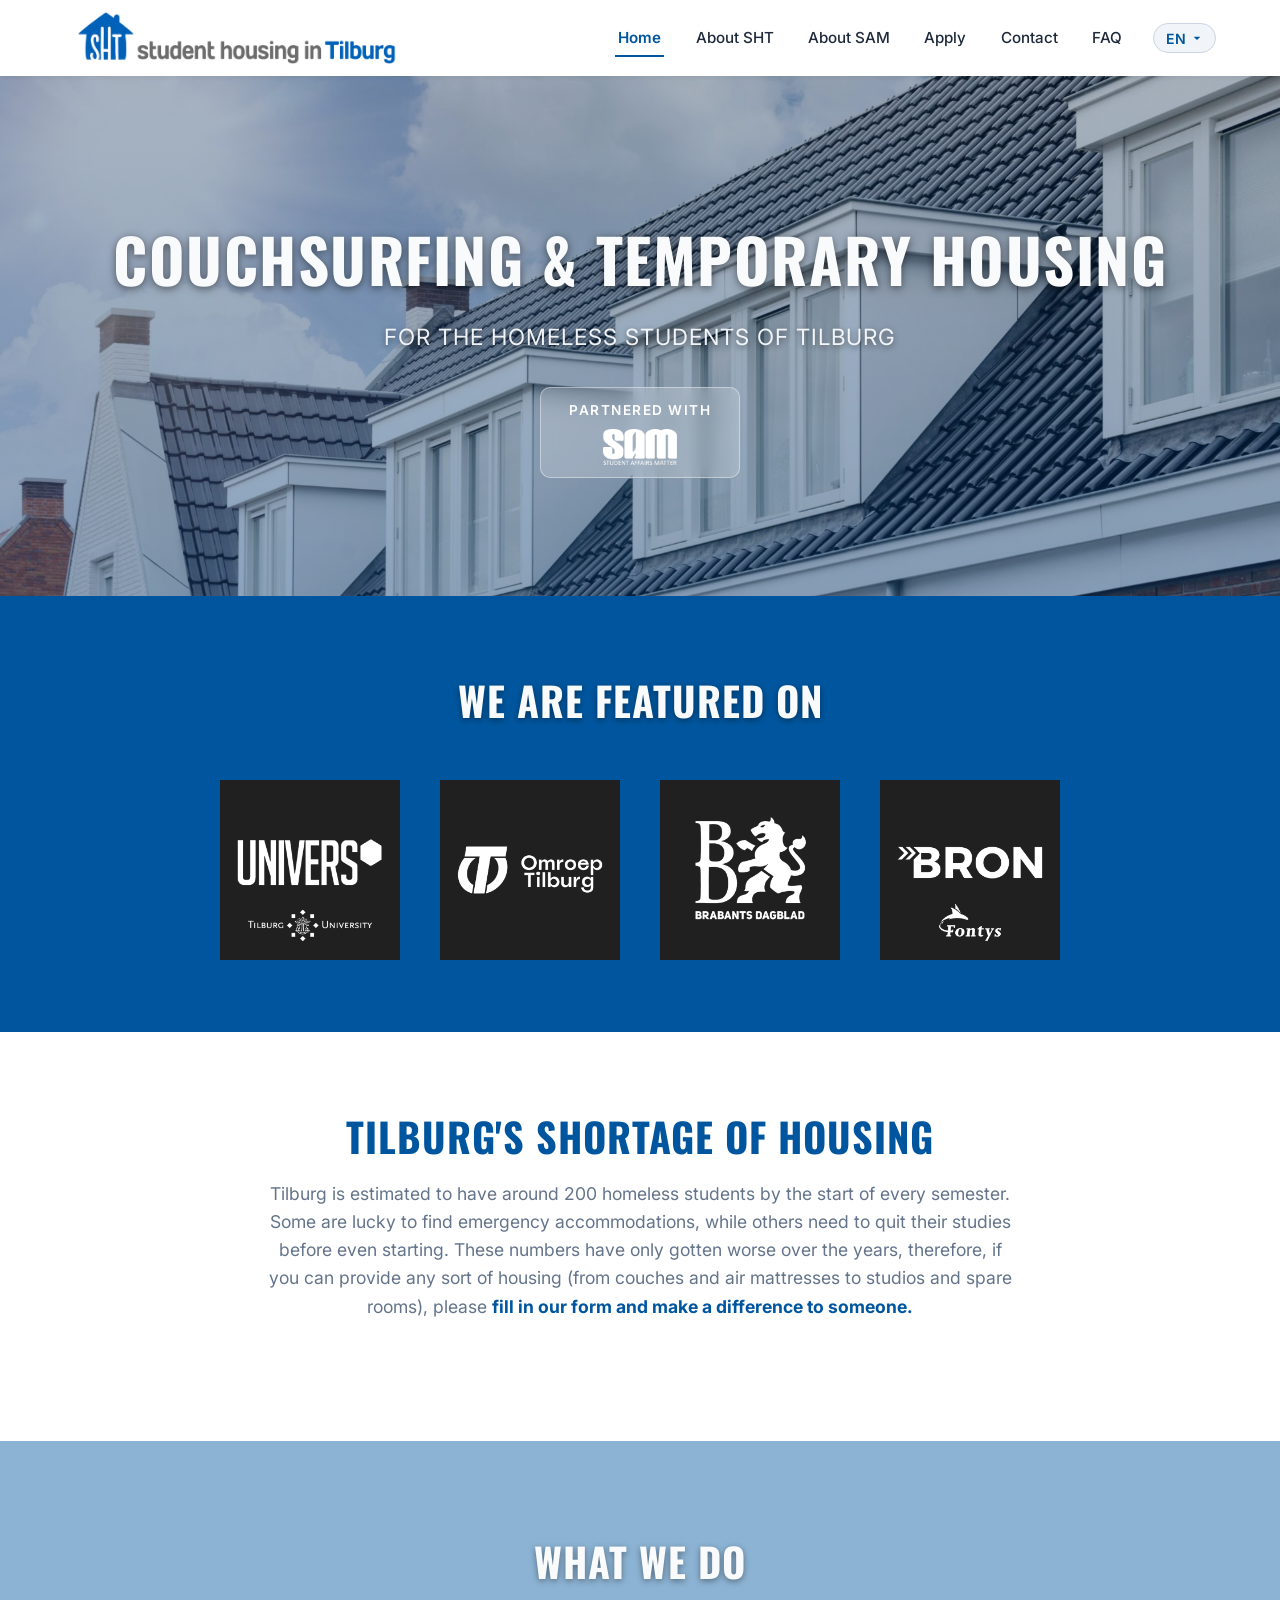
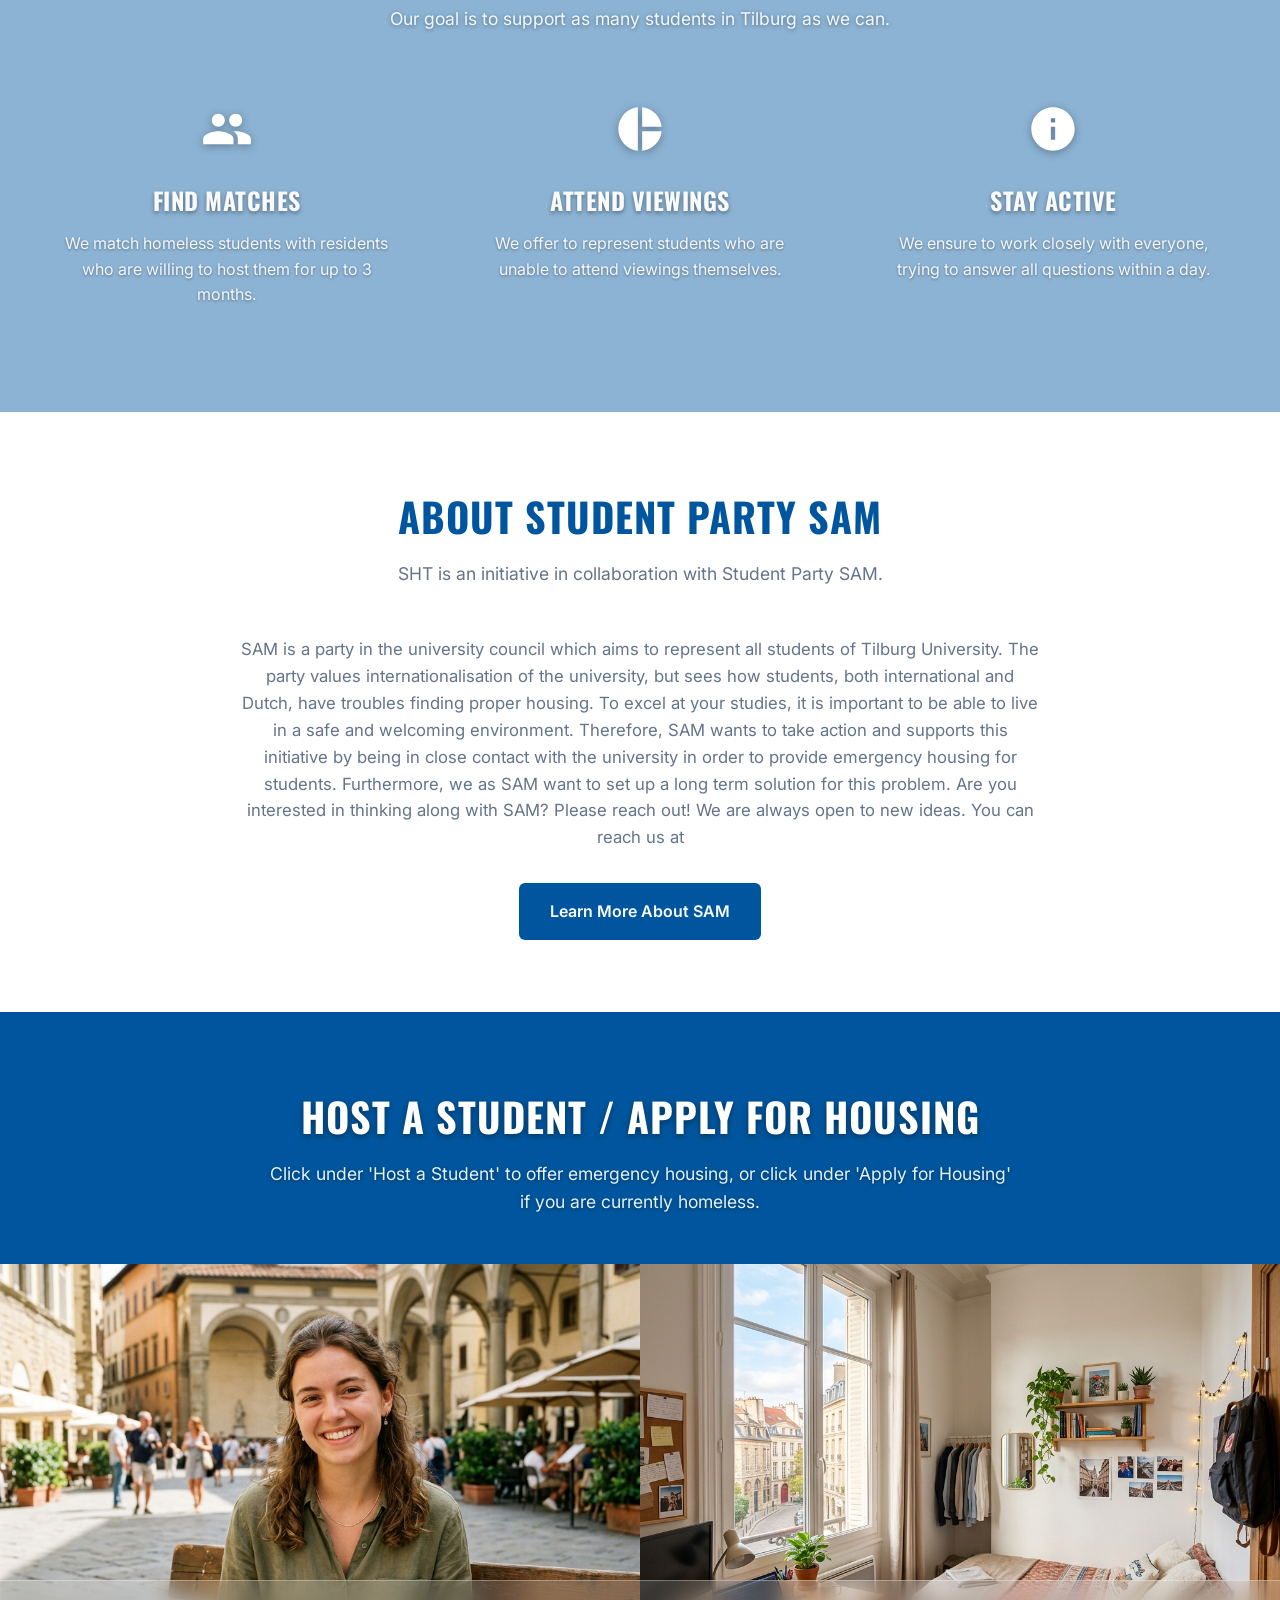
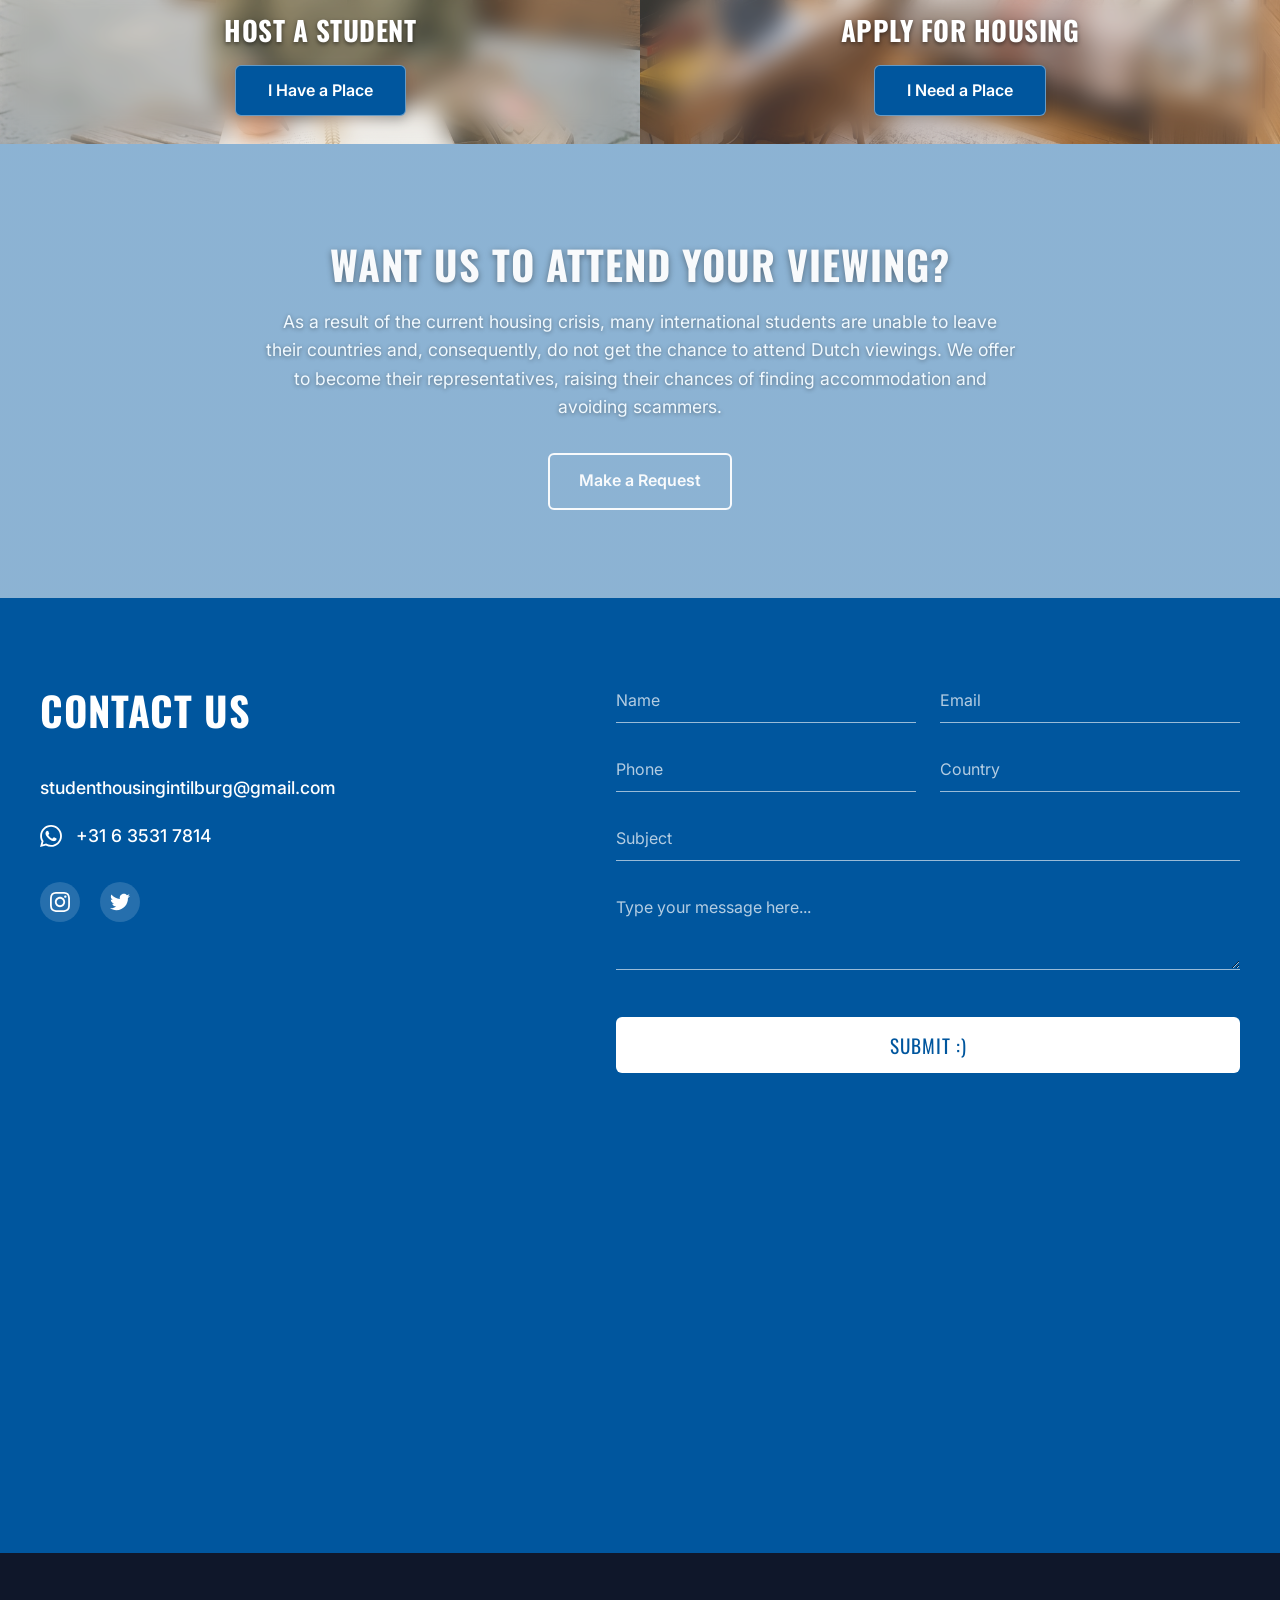
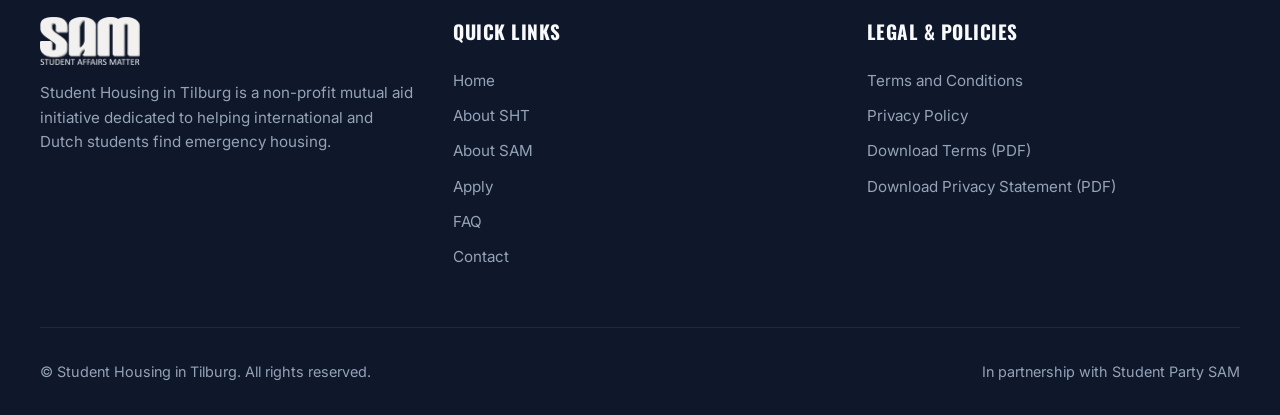
<file: index.html>
<!DOCTYPE html>
<html lang="en">
<head>
  <meta charset="UTF-8">
  <meta name="viewport" content="width=device-width, initial-scale=1.0">
  <title>Student Housing In Tilburg | A Couchsurfing Initiative</title>
  <meta name="description" content="A couchsurfing & emergency housing initiative for homeless students in Tilburg, partnered with Student Party SAM.">
  <link rel="icon" type="image/png" href="assets/images/SHT_favicon.png">
  
  <!-- Fonts -->
  <link rel="preconnect" href="https://fonts.googleapis.com">
  <link rel="preconnect" href="https://fonts.gstatic.com" crossorigin>
  <link href="https://fonts.googleapis.com/css2?family=Inter:wght@400;500;600;700&family=Oswald:wght@500;600;700&display=swap" rel="stylesheet">
  
  <!-- Styles -->
  <link rel="stylesheet" href="assets/css/style.css">
</head>
<body>

  <!-- Site Header -->
  <header class="site-header">
    <div class="header-container">
      <a href="index.html" class="logo-link">
        <img src="assets/images/LogoSHT.png" alt="Student Housing in Tilburg Logo" class="logo-img">
      </a>
      
      <button class="mobile-toggle" id="mobile-toggle" aria-label="Toggle Menu">
        ☰
      </button>

      <nav class="nav-menu" id="nav-menu">
        <a href="index.html" class="nav-link active" data-i18n="nav_home">Home</a>
        <a href="aboutsht.html" class="nav-link" data-i18n="nav_aboutsht">About SHT</a>
        <a href="aboutsam.html" class="nav-link" data-i18n="nav_aboutsam">About SAM</a>
        <a href="apply.html" class="nav-link" data-i18n="nav_apply">Apply</a>
        <a href="contact.html" class="nav-link" data-i18n="nav_contact">Contact</a>
        <a href="faq.html" class="nav-link" data-i18n="nav_faq">FAQ</a>
        <div class="lang-selector">
          <select class="lang-select" aria-label="Select Language">
            <option value="en">EN</option>
            <option value="nl">NL</option>
          </select>
        </div>
      </nav>
    </div>
  </header>

  <!-- Parallax Hero Section -->
  <section class="hero">
    <h1 class="hero-title" data-i18n="hero_title">Couchsurfing & Temporary Housing</h1>
    <p class="hero-subtitle" data-i18n="hero_subtitle">For the homeless students of Tilburg</p>

    <div class="partner-badge">
      <span data-i18n="partner_with">Partnered with</span>
      <img src="assets/images/Logo Fractie SAM - Mercury White (1).png" alt="Student Party SAM Logo" class="partner-logo">
    </div>
  </section>

  <!-- Media Coverage Section -->
  <section class="section section-blue">
    <div class="container">
      <div class="section-header">
        <h2 class="section-title" data-i18n="featured_on">We Are Featured On</h2>
      </div>
      <div class="featured-grid">
        <a href="https://universonline.nl/nieuws/2023/01/19/tilburg-couple-want-to-help-homeless-internationals-with-couch-surf-initiative/" target="_blank" rel="noopener" class="featured-logo-card">
          <img src="assets/images/UNIVERS.png" alt="Univers Media Logo">
        </a>
        <a href="https://www.omroeptilburg.nl/nieuws/tilburgse-zandra-69-stelt-huis-open-voor-studente-agnieszka-waarom-niet-proberen/" target="_blank" rel="noopener" class="featured-logo-card">
          <img src="assets/images/OMROEP.png" alt="Omroep Tilburg Logo">
        </a>
        <a href="https://www.bd.nl/tilburg/steeds-meer-bij-een-hospita-maar-voor-kamernood-in-tilburg-is-dat-nog-maar-druppel-op-gloeiende-plaat~a45d9ea5/" target="_blank" rel="noopener" class="featured-logo-card">
          <img src="assets/images/BRABANTS.png" alt="Brabants Dagblad Logo">
        </a>
        <a href="https://bron.fontys.nl/nieuw-initiatief-helpt-internationals-aan-huisvesting/" target="_blank" rel="noopener" class="featured-logo-card">
          <img src="assets/images/BRON.png" alt="Bron Fontys Logo">
        </a>
      </div>
    </div>
  </section>

  <!-- Housing Shortage Intro -->
  <section class="section">
    <div class="container">
      <div class="section-header">
        <h2 class="section-title" data-i18n="housing_shortage_title">Tilburg's Shortage of Housing</h2>
        <p class="section-desc">
          <span data-i18n="housing_shortage_desc">Tilburg is estimated to have around 200 homeless students by the start of every semester. Some are lucky to find emergency accommodations, while others need to quit their studies before even starting. These numbers have only gotten worse over the years, therefore, if you can provide any sort of housing (from couches and air mattresses to studios and spare rooms), please</span> <a href="formhosts.html"><strong data-i18n="fill_form_link">fill in our form and make a difference to someone.</strong></a>
        </p>
      </div>
    </div>
  </section>

  <!-- Parallax What We Do Section (Student1.png background) -->
  <section class="section parallax-what-we-do">
    <div class="container">
      <div class="section-header">
        <h2 class="section-title" data-i18n="what_we_do_title">What We Do</h2>
        <p class="section-desc" data-i18n="what_we_do_desc">Our goal is to support as many students in Tilburg as we can.</p>
      </div>
      
      <div class="cards-grid">
        <div class="feature-card">
          <div class="card-icon-svg">
            <svg viewBox="0 0 24 24"><path d="M16 11c1.66 0 2.99-1.34 2.99-3S17.66 5 16 5c-1.66 0-3 1.34-3 3s1.34 3 3 3zm-8 0c1.66 0 2.99-1.34 2.99-3S9.66 5 8 5C6.34 5 5 6.34 5 8s1.34 3 3 3zm0 2c-2.33 0-7 1.17-7 3.5V19h14v-2.5c0-2.33-4.67-3.5-7-3.5zm8 0c-.29 0-.62.02-.97.05 1.16.84 1.97 1.97 1.97 3.45V19h6v-2.5c0-2.33-4.67-3.5-7-3.5z"/></svg>
          </div>
          <h3 data-i18n="find_matches_title">Find Matches</h3>
          <p data-i18n="find_matches_desc">We match homeless students with residents who are willing to host them for up to 3 months.</p>
        </div>
        <div class="feature-card">
          <div class="card-icon-svg">
            <svg viewBox="0 0 24 24"><path d="M11 2v20c-5.07-.5-9-4.79-9-10s3.93-9.5 9-10zm2 0v8.99h9c-.47-4.74-4.26-8.52-9-8.99zm0 11.01V22c4.74-.47 8.53-4.25 9-8.99h-9z"/></svg>
          </div>
          <h3 data-i18n="attend_viewings_title">Attend Viewings</h3>
          <p data-i18n="attend_viewings_desc">We offer to represent students who are unable to attend viewings themselves.</p>
        </div>
        <div class="feature-card">
          <div class="card-icon-svg">
            <svg viewBox="0 0 24 24"><path d="M12 2C6.48 2 2 6.48 2 12s4.48 10 10 10 10-4.48 10-10S17.52 2 12 2zm1 15h-2v-6h2v6zm0-8h-2V7h2v2z"/></svg>
          </div>
          <h3 data-i18n="stay_active_title">Stay Active</h3>
          <p data-i18n="stay_active_desc">We ensure to work closely with everyone, trying to answer all questions within a day.</p>
        </div>
      </div>
    </div>
  </section>

  <!-- About SAM Section -->
  <section class="section">
    <div class="container">
      <div class="section-header">
        <h2 class="section-title" data-i18n="about_sam_title">About Student Party SAM</h2>
        <p class="section-desc" data-i18n="about_sam_desc">
          SHT is an initiative in collaboration with Student Party SAM.
        </p>
      </div>
      <div style="max-width: 800px; margin: 0 auto; text-align: center;">
        <p style="font-size: 1.05rem; margin-bottom: 2rem; color: var(--text-muted);" data-i18n="about_sam_body">
          SAM is a party in the university council which aims to represent all students of Tilburg University. The party values internationalisation of the university, but sees how students, both international and Dutch, have troubles finding proper housing. To excel at your studies, it is important to be able to live in a safe and welcoming environment.
        </p>
        <a href="aboutsam.html" class="btn btn-primary" data-i18n="btn_learn_sam">Learn More About SAM</a>
      </div>
    </div>
  </section>

  <!-- Host / Apply Action Portals (Original Wix 50/50 Layout) -->
  <section class="section section-blue section-portals-wix">
    <div class="container">
      <div class="section-header">
        <h2 class="section-title" data-i18n="host_apply_title" style="color: #ffffff;">Host a Student / Apply for Housing</h2>
        <p class="section-desc" data-i18n="host_apply_subtitle" style="color: #e0f2fe;">Click under 'Host a Student' to offer emergency housing, or click under 'Apply for Housing' if you are currently homeless.</p>
      </div>
    </div>

    <div class="split-portals-wix">
      <div class="portal-card-wix">
        <img src="assets/images/host_a_student_card.png" alt="Host a Student">
        <div class="portal-bottom-banner">
          <h3 data-i18n="host_card_title">Host a Student</h3>
          <a href="formhosts.html" class="btn btn-primary" data-i18n="btn_have_place">I Have a Place</a>
        </div>
      </div>

      <div class="portal-card-wix">
        <img src="assets/images/apply_for_housing_card.png" alt="Apply for Housing">
        <div class="portal-bottom-banner">
          <h3 data-i18n="apply_card_title">Apply for Housing</h3>
          <a href="formstudents.html" class="btn btn-primary" data-i18n="btn_need_place">I Need a Place</a>
        </div>
      </div>
    </div>
  </section>

  <!-- Parallax Attend Viewing Banner -->
  <section class="section parallax-attend-viewing">
    <div class="container">
      <h2 class="section-title" data-i18n="attend_viewing_title">Want Us to Attend Your Viewing?</h2>
      <p class="section-desc" style="margin-bottom: 2rem;" data-i18n="attend_viewing_desc">
        As a result of the current housing crisis, many international students are unable to leave their countries and, consequently, do not get the chance to attend Dutch viewings. We offer to become their representatives, raising their chances of finding accommodation and avoiding scammers.
      </p>
      <a href="contact.html" class="btn btn-outline-white" data-i18n="btn_make_request">Make a Request</a>
    </div>
  </section>

  <!-- Contact Us Section (Matching Original Wix Blue Style) -->
  <section class="section-contact-wix">
    <div class="container">
      <div class="contact-layout-wix">
        <!-- Left: Contact Details -->
        <div class="contact-left-wix">
          <h2 data-i18n="contact_title">Contact Us</h2>
          
          <div class="contact-detail-item">
            <a href="mailto:studenthousingintilburg@gmail.com">studenthousingintilburg@gmail.com</a>
          </div>

          <div class="contact-detail-item">
            <svg xmlns="http://www.w3.org/2000/svg" width="22" height="22" viewBox="0 0 24 24" fill="white"><path d="M.057 24l1.687-6.163c-1.041-1.804-1.588-3.849-1.587-5.946.003-6.556 5.338-11.891 11.893-11.891 3.181.001 6.167 1.24 8.413 3.488 2.245 2.248 3.481 5.236 3.48 8.414-.003 6.557-5.338 11.892-11.893 11.892-1.99-.001-3.951-.5-5.688-1.448l-6.305 1.654zm6.597-3.807c1.676.995 3.276 1.591 5.392 1.592 5.448 0 9.886-4.434 9.889-9.885.002-5.462-4.415-9.89-9.881-9.892-5.452 0-9.887 4.434-9.889 9.884-.001 2.225.651 3.891 1.746 5.634l-.999 3.648 3.742-.981zm11.387-5.464c-.074-.124-.272-.198-.57-.347-.297-.149-1.758-.868-2.031-.967-.272-.099-.47-.149-.669.149-.198.297-.768.967-.941 1.165-.173.198-.347.223-.644.074-.297-.149-1.255-.462-2.39-1.475-.883-.788-1.48-1.761-1.653-2.059-.173-.297-.018-.458.13-.606.134-.133.297-.347.446-.521.151-.172.2-.296.3-.495.099-.198.05-.372-.025-.521-.075-.148-.669-1.611-.916-2.206-.242-.579-.487-.501-.669-.51l-.57-.01c-.198 0-.52.074-.792.372s-1.04 1.016-1.04 2.479 1.065 2.876 1.213 3.074c.149.198 2.095 3.2 5.076 4.487.709.306 1.263.489 1.694.626.712.226 1.36.194 1.872.118.571-.085 1.758-.719 2.006-1.413.248-.695.248-1.29.173-1.414z"/></svg>
            <a href="https://wa.me/31635317814" target="_blank" rel="noopener">+31 6 3531 7814</a>
          </div>

          <div class="contact-social-row">
            <a href="https://instagram.com" target="_blank" rel="noopener" class="contact-social-link" aria-label="Instagram">
              <svg viewBox="0 0 24 24"><path d="M12 2.163c3.204 0 3.584.012 4.85.07 3.252.148 4.771 1.691 4.919 4.919.058 1.265.069 1.645.069 4.849 0 3.205-.012 3.584-.069 4.849-.149 3.225-1.664 4.771-4.919 4.919-1.266.058-1.644.07-4.85.07-3.204 0-3.584-.012-4.849-.07-3.26-.149-4.771-1.699-4.919-4.92-.058-1.265-.07-1.644-.07-4.849 0-3.204.013-3.583.07-4.849.149-3.227 1.664-4.771 4.919-4.919 1.266-.057 1.645-.069 4.849-.069zm0-2.163c-3.259 0-3.667.014-4.947.072-4.358.2-6.78 2.618-6.98 6.98-.059 1.281-.073 1.689-.073 4.948 0 3.259.014 3.668.072 4.948.2 4.358 2.618 6.78 6.98 6.98 1.281.058 1.689.072 4.948.072 3.259 0 3.668-.014 4.948-.072 4.354-.2 6.782-2.618 6.979-6.98.059-1.28.073-1.689.073-4.948 0-3.259-.014-3.667-.072-4.947-.196-4.354-2.617-6.78-6.979-6.98-1.281-.059-1.69-.073-4.949-.073zm0 5.838c-3.403 0-6.162 2.759-6.162 6.162s2.759 6.163 6.162 6.163 6.162-2.759 6.162-6.163c0-3.403-2.759-6.162-6.162-6.162zm0 10.162c-2.209 0-4-1.79-4-4 0-2.209 1.791-4 4-4s4 1.791 4 4c0 2.21-1.791 4-4 4zm6.406-11.845c-.796 0-1.441.645-1.441 1.44s.645 1.44 1.441 1.44c.795 0 1.439-.645 1.439-1.44s-.644-1.44-1.439-1.44z"/></svg>
            </a>
            <a href="https://twitter.com" target="_blank" rel="noopener" class="contact-social-link" aria-label="Twitter">
              <svg viewBox="0 0 24 24"><path d="M24 4.557c-.883.392-1.832.656-2.828.775 1.017-.609 1.798-1.574 2.165-2.724-.951.564-2.005.974-3.127 1.195-.897-.957-2.178-1.555-3.594-1.555-3.179 0-5.515 2.966-4.797 6.045-4.091-.205-7.719-2.165-10.148-5.144-1.29 2.213-.669 5.108 1.523 6.574-.806-.026-1.566-.247-2.229-.616-.054 2.281 1.581 4.415 3.949 4.89-.693.188-1.452.232-2.224.084.626 1.956 2.444 3.379 4.6 3.419-2.07 1.623-4.678 2.348-7.29 2.04 2.179 1.397 4.768 2.212 7.548 2.212 9.142 0 14.307-7.721 13.995-14.646.962-.695 1.797-1.562 2.457-2.549z"/></svg>
            </a>
          </div>
        </div>

        <!-- Right: Minimalist Form -->
        <div>
          <form class="wix-contact-form" action="https://api.web3forms.com/submit" method="POST">
            <input type="hidden" name="access_key" value="f5a3aaf1-c86a-476d-8b48-2391dd1c575a">
            <input type="hidden" name="from_name" value="Student Housing in Tilburg Website">
            <input type="hidden" name="redirect" value="https://web3forms.com/success">
            <input type="checkbox" name="botcheck" style="display: none;">

            <div class="wix-input-group">
              <input type="text" name="name" placeholder="Name" data-i18n-placeholder="ph_name" required>
            </div>
            <div class="wix-input-group">
              <input type="email" name="email" placeholder="Email" data-i18n-placeholder="ph_email" required>
            </div>
            <div class="wix-input-group">
              <input type="tel" name="phone" placeholder="Phone" data-i18n-placeholder="ph_phone">
            </div>
            <div class="wix-input-group">
              <input type="text" name="country" placeholder="Country" data-i18n-placeholder="ph_country">
            </div>
            <div class="wix-input-group wix-form-full">
              <input type="text" name="subject" placeholder="Subject" data-i18n-placeholder="ph_subject" required>
            </div>
            <div class="wix-input-group wix-form-full">
              <textarea name="message" rows="3" placeholder="Type your message here..." data-i18n-placeholder="ph_message" required></textarea>
            </div>
            <button type="submit" class="wix-submit-btn" data-i18n="btn_submit">Submit :)</button>
          </form>
        </div>
      </div>
    </div>

    <!-- Full Width Dark Google Map -->
    <div class="dark-map-full">
      <iframe 
        src="https://maps.google.com/maps?q=Tilburg,Netherlands&t=&z=13&ie=UTF8&iwloc=&output=embed" 
        allowfullscreen="" 
        loading="lazy" 
        title="Tilburg Dark Location Map">
      </iframe>
    </div>
  </section>

  <!-- Site Footer -->
  <footer class="site-footer">
    <div class="container">
      <div class="footer-grid">
        <div class="footer-brand">
          <img src="assets/images/Logo Fractie SAM - Mercury White2.png" alt="SHT Footer Logo" style="height: 48px;">
          <p data-i18n="footer_desc">Student Housing in Tilburg is a non-profit mutual aid initiative dedicated to helping international and Dutch students find emergency housing.</p>
        </div>

        <div>
          <h4 class="footer-title" data-i18n="footer_quick_links">Quick Links</h4>
          <ul class="footer-links">
            <li><a href="index.html" data-i18n="nav_home">Home</a></li>
            <li><a href="aboutsht.html" data-i18n="nav_aboutsht">About SHT</a></li>
            <li><a href="aboutsam.html" data-i18n="nav_aboutsam">About SAM</a></li>
            <li><a href="apply.html" data-i18n="nav_apply">Apply for Housing / Host</a></li>
            <li><a href="faq.html" data-i18n="nav_faq">Frequently Asked Questions</a></li>
            <li><a href="contact.html" data-i18n="nav_contact">Contact Us</a></li>
          </ul>
        </div>

        <div>
          <h4 class="footer-title" data-i18n="footer_legal">Legal & Policies</h4>
          <ul class="footer-links">
            <li><a href="terms.html" data-i18n="terms_conditions">Terms and Conditions</a></li>
            <li><a href="privacy-policy.html" data-i18n="privacy_policy">Privacy Policy</a></li>
            <li><a href="assets/pdf/General Terms and Conditions Student Housing in Tilburg.pdf" target="_blank" data-i18n="download_terms">Download Terms (PDF)</a></li>
            <li><a href="assets/pdf/PrivacyStatementSHT.pdf" target="_blank" data-i18n="download_privacy">Download Privacy Statement (PDF)</a></li>
          </ul>
        </div>
      </div>

      <div class="footer-bottom">
        <p data-i18n="copyright">&copy; Student Housing in Tilburg. All rights reserved.</p>
        <p data-i18n="in_partnership">In partnership with Student Party SAM</p>
      </div>
    </div>
  </footer>

  <script src="assets/js/main.js"></script>
</body>
</html>
</file>
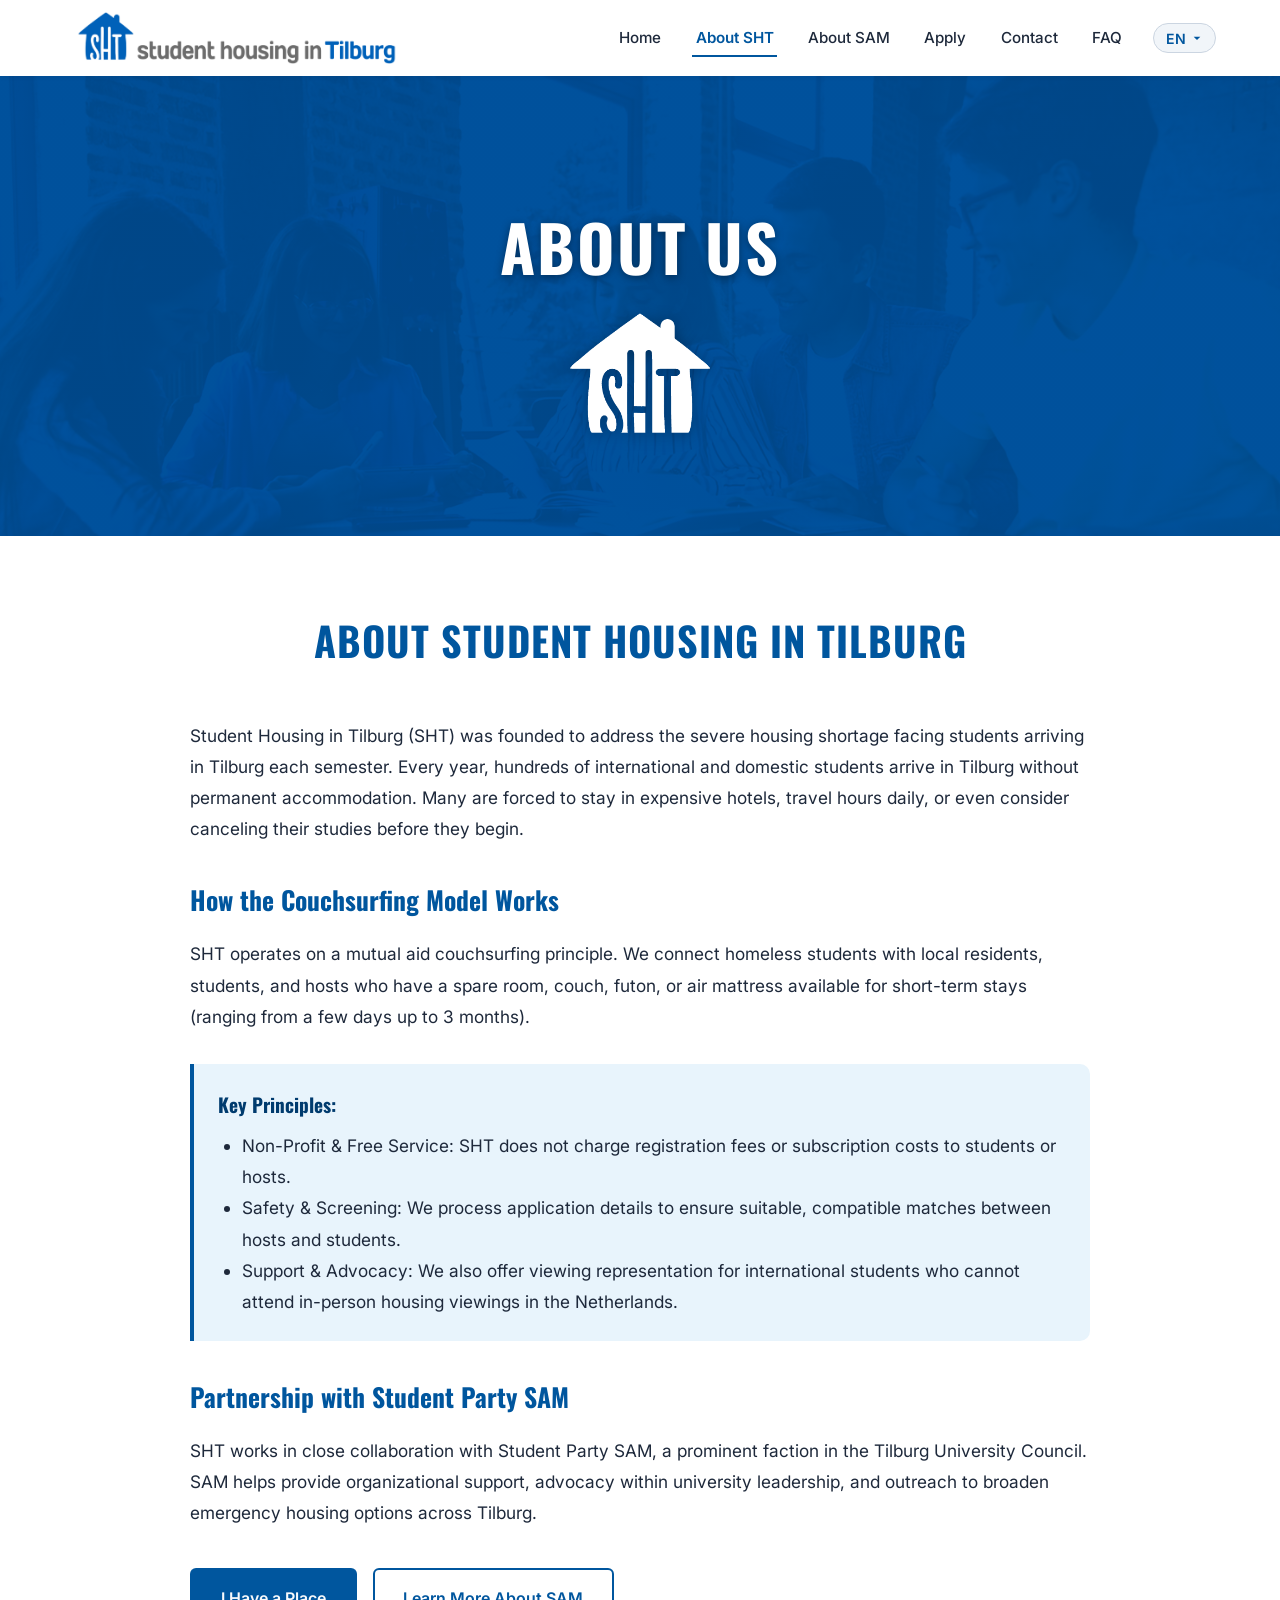
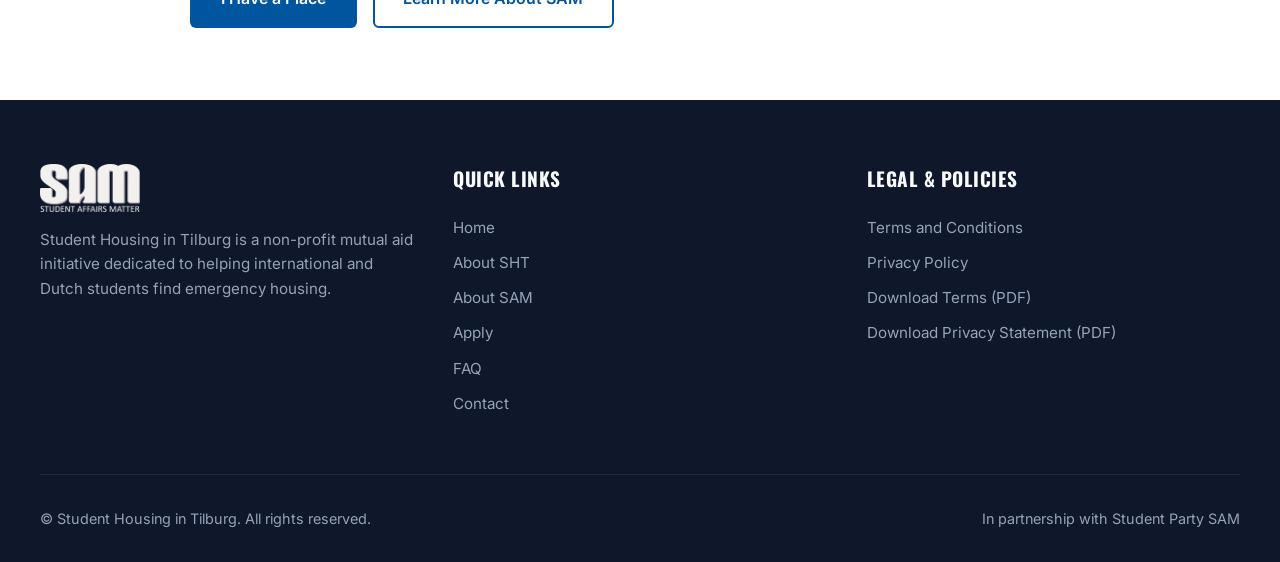
<file: aboutsht.html>
<!DOCTYPE html>
<html lang="en">
<head>
  <meta charset="UTF-8">
  <meta name="viewport" content="width=device-width, initial-scale=1.0">
  <title>About SHT | Student Housing In Tilburg</title>
  <meta name="description" content="Learn more about Student Housing in Tilburg, a couchsurfing & emergency housing initiative for students.">
  <link rel="icon" type="image/png" href="assets/images/SHT_favicon.png">
  
  <link rel="preconnect" href="https://fonts.googleapis.com">
  <link rel="preconnect" href="https://fonts.gstatic.com" crossorigin>
  <link href="https://fonts.googleapis.com/css2?family=Inter:wght@400;500;600;700&family=Oswald:wght@500;600;700&display=swap" rel="stylesheet">
  
  <link rel="stylesheet" href="assets/css/style.css">
</head>
<body>

  <!-- Site Header -->
  <header class="site-header">
    <div class="header-container">
      <a href="index.html" class="logo-link">
        <img src="assets/images/LogoSHT.png" alt="Student Housing in Tilburg Logo" class="logo-img">
      </a>
      
      <button class="mobile-toggle" id="mobile-toggle" aria-label="Toggle Menu">
        ☰
      </button>

      <nav class="nav-menu" id="nav-menu">
        <a href="index.html" class="nav-link" data-i18n="nav_home">Home</a>
        <a href="aboutsht.html" class="nav-link active">About SHT</a>
        <a href="aboutsam.html" class="nav-link">About SAM</a>
        <a href="apply.html" class="nav-link">Apply</a>
        <a href="contact.html" class="nav-link">Contact</a>
        <a href="faq.html" class="nav-link">FAQ</a>
        <div class="lang-selector">
          <select class="lang-select" aria-label="Select Language">
            <option value="en">EN</option>
            <option value="nl">NL</option>
          </select>
        </div>
      </nav>
    </div>
  </header>

  <!-- Hero Banner with SHTBlueEffect Parallax Background & White SHT Logo -->
  <section class="hero-aboutsht">
    <h1 class="hero-aboutsht-title" data-i18n="aboutsht_title">ABOUT US</h1>
    <img src="assets/images/SHT_MiniLogo.png" alt="Student Housing in Tilburg Logo" class="hero-aboutsht-logo">
  </section>

  <!-- About SHT Detailed Content -->
  <section class="section">
    <div class="container" style="max-width: 900px;">
      <div class="section-header">
        <h2 class="section-title" data-i18n="mission_title">ABOUT STUDENT HOUSING IN TILBURG</h2>
      </div>

      <div style="font-size: 1.08rem; line-height: 1.8; color: var(--text-main);">
        <p style="margin-bottom: 1.5rem;" data-i18n="mission_p1">
          Student Housing in Tilburg (SHT) was founded to address the severe housing shortage facing students arriving in Tilburg each semester. Every year, hundreds of international and domestic students arrive in Tilburg without permanent accommodation. Many are forced to stay in expensive hotels, travel hours daily, or even consider canceling their studies before they begin.
        </p>

        <h3 style="font-family: var(--font-heading); font-size: 1.6rem; color: var(--primary-color); margin: 2rem 0 1rem;" data-i18n="model_title">How the Couchsurfing Model Works</h3>
        <p style="margin-bottom: 1.5rem;" data-i18n="model_p1">
          SHT operates on a mutual aid couchsurfing principle. We connect homeless students with local residents, students, and hosts who have a spare room, couch, futon, or air mattress available for short-term stays (ranging from a few days up to 3 months).
        </p>

        <div style="background: var(--accent-blue); border-left: 4px solid var(--primary-color); padding: 1.5rem; border-radius: 0 var(--radius-md) var(--radius-md) 0; margin: 2rem 0;">
          <h4 style="font-family: var(--font-heading); color: var(--primary-dark); font-size: 1.2rem; margin-bottom: 0.5rem;" data-i18n="key_principles_title">Key Principles:</h4>
          <ul style="list-style: disc; padding-left: 1.5rem;">
            <li data-i18n="principle_1">Non-Profit & Free Service: SHT does not charge registration fees or subscription costs to students or hosts.</li>
            <li data-i18n="principle_2">Safety & Screening: We process application details to ensure suitable, compatible matches between hosts and students.</li>
            <li data-i18n="principle_3">Support & Advocacy: We also offer viewing representation for international students who cannot attend in-person housing viewings in the Netherlands.</li>
          </ul>
        </div>

        <h3 style="font-family: var(--font-heading); font-size: 1.6rem; color: var(--primary-color); margin: 2rem 0 1rem;" data-i18n="sam_partner_title">Partnership with Student Party SAM</h3>
        <p style="margin-bottom: 2rem;" data-i18n="sam_partner_p1">
          SHT works in close collaboration with Student Party SAM, a prominent faction in the Tilburg University Council. SAM helps provide organizational support, advocacy within university leadership, and outreach to broaden emergency housing options across Tilburg.
        </p>

        <div style="display: flex; gap: 1rem; flex-wrap: wrap; margin-top: 2.5rem;">
          <a href="apply.html" class="btn btn-primary" data-i18n="btn_have_place">Apply for Housing / Host</a>
          <a href="aboutsam.html" class="btn btn-secondary" data-i18n="btn_learn_sam">Read About SAM</a>
        </div>
      </div>
    </div>
  </section>

  <!-- Site Footer -->
  <footer class="site-footer">
    <div class="container">
      <div class="footer-grid">
        <div class="footer-brand">
          <img src="assets/images/Logo Fractie SAM - Mercury White2.png" alt="SHT Footer Logo" style="height: 48px;">
          <p data-i18n="footer_desc">Student Housing in Tilburg is a non-profit mutual aid initiative dedicated to helping international and Dutch students find emergency housing.</p>
        </div>

        <div>
          <h4 class="footer-title" data-i18n="footer_quick_links">Quick Links</h4>
          <ul class="footer-links">
            <li><a href="index.html" data-i18n="nav_home">Home</a></li>
            <li><a href="aboutsht.html" data-i18n="nav_aboutsht">About SHT</a></li>
            <li><a href="aboutsam.html" data-i18n="nav_aboutsam">About SAM</a></li>
            <li><a href="apply.html" data-i18n="nav_apply">Apply for Housing / Host</a></li>
            <li><a href="faq.html" data-i18n="nav_faq">Frequently Asked Questions</a></li>
            <li><a href="contact.html" data-i18n="nav_contact">Contact Us</a></li>
          </ul>
        </div>

        <div>
          <h4 class="footer-title" data-i18n="footer_legal">Legal & Policies</h4>
          <ul class="footer-links">
            <li><a href="terms.html" data-i18n="terms_conditions">Terms and Conditions</a></li>
            <li><a href="privacy-policy.html" data-i18n="privacy_policy">Privacy Policy</a></li>
            <li><a href="assets/pdf/General Terms and Conditions Student Housing in Tilburg.pdf" target="_blank" data-i18n="download_terms">Download Terms (PDF)</a></li>
            <li><a href="assets/pdf/PrivacyStatementSHT.pdf" target="_blank" data-i18n="download_privacy">Download Privacy Statement (PDF)</a></li>
          </ul>
        </div>
      </div>

      <div class="footer-bottom">
        <p data-i18n="copyright">&copy; Student Housing in Tilburg. All rights reserved.</p>
        <p data-i18n="in_partnership">In partnership with Student Party SAM</p>
      </div>
    </div>
  </footer>

  <script src="assets/js/main.js"></script>
</body>
</html>
</file>
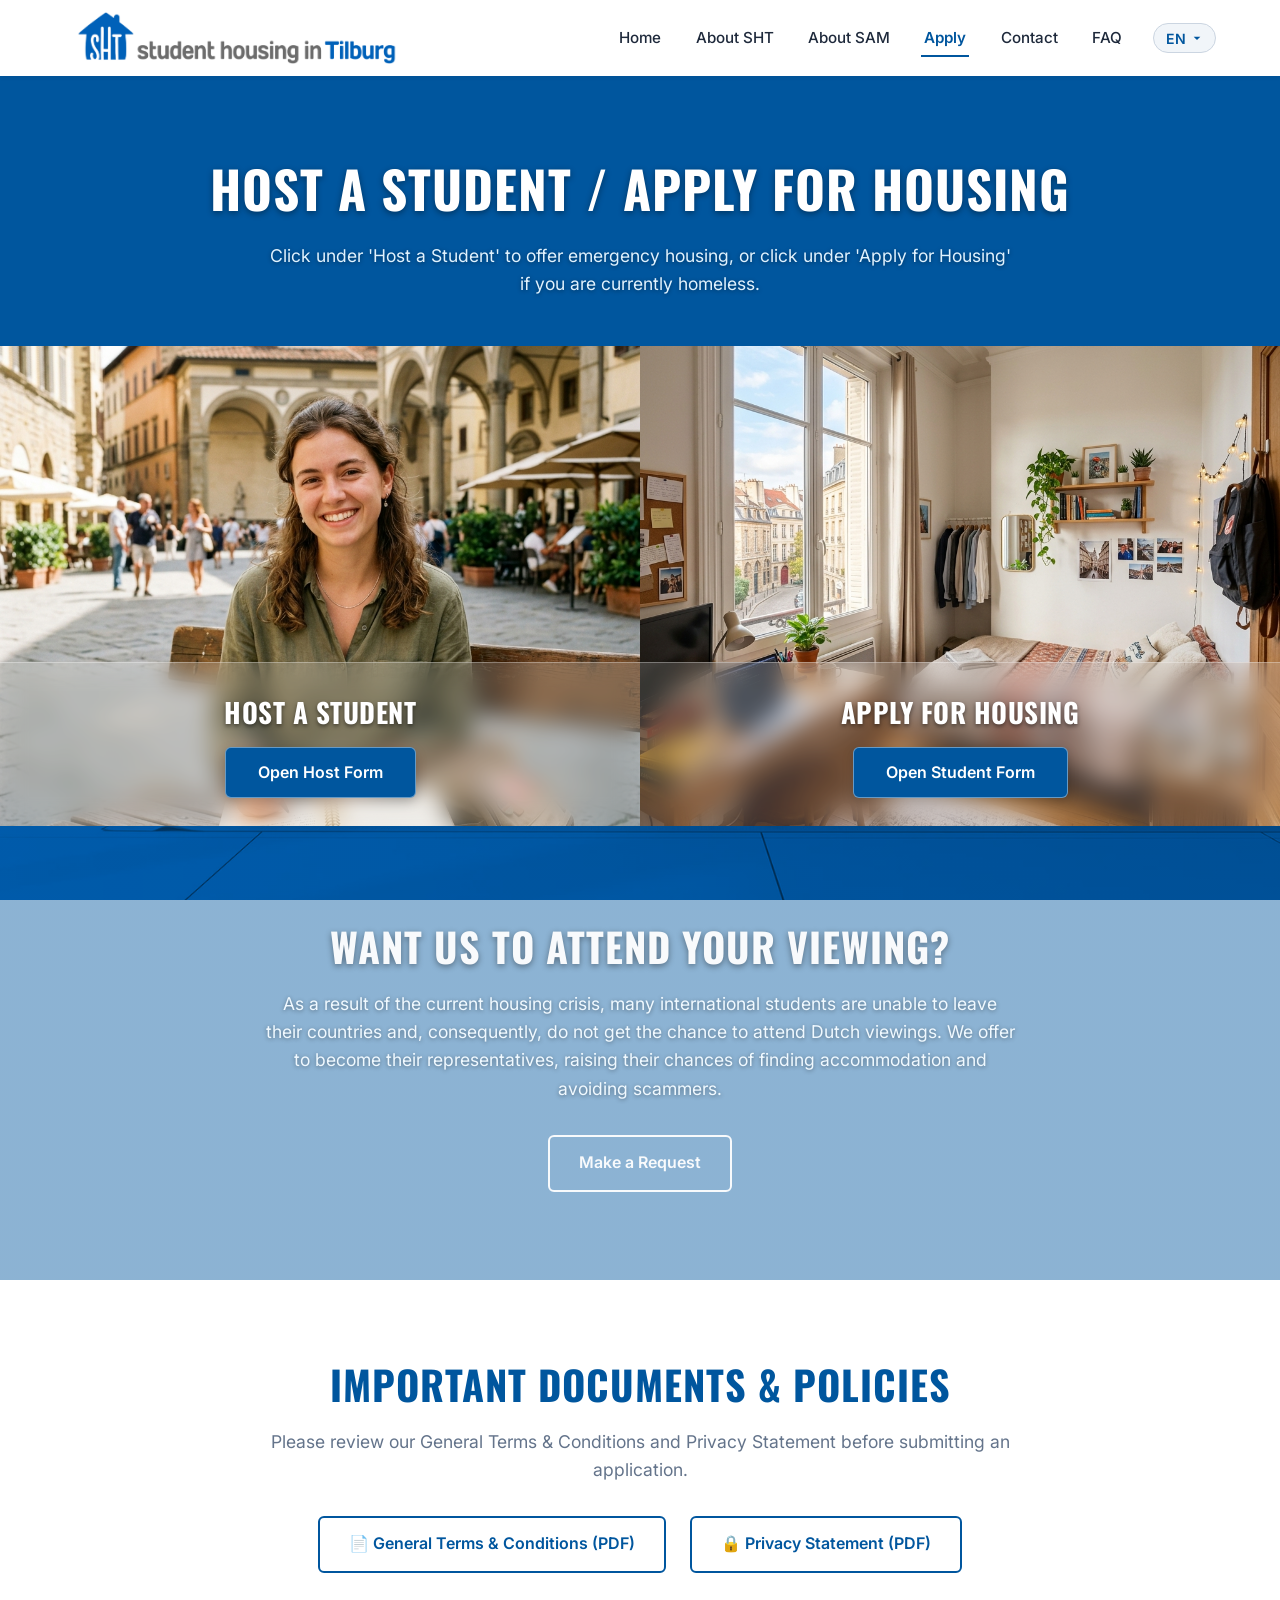
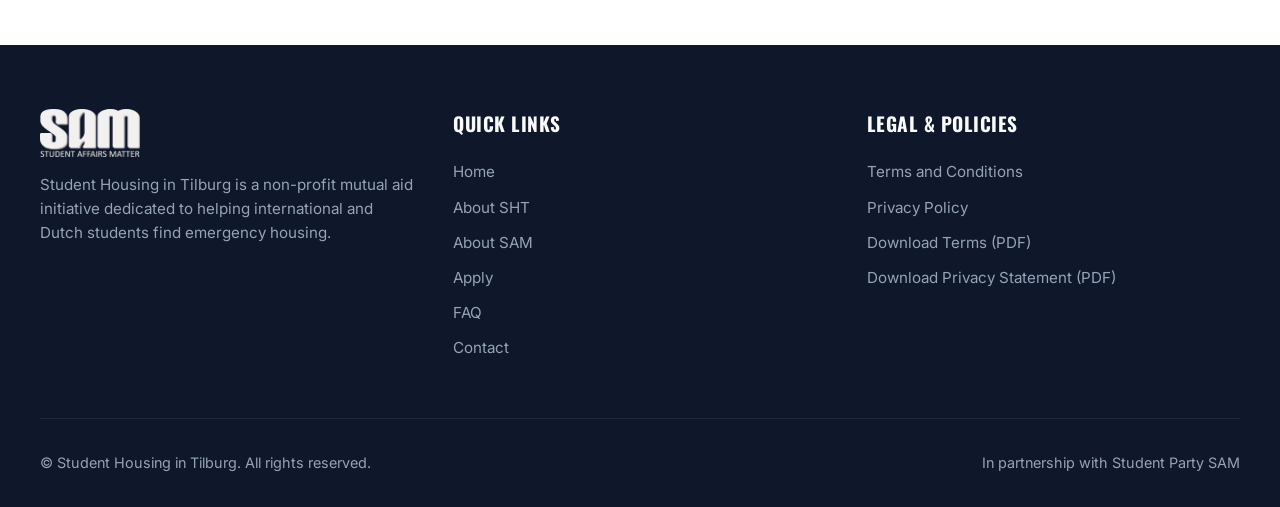
<file: apply.html>
<!DOCTYPE html>
<html lang="en">
<head>
  <meta charset="UTF-8">
  <meta name="viewport" content="width=device-width, initial-scale=1.0">
  <title>Apply | Student Housing In Tilburg</title>
  <meta name="description" content="Apply for emergency housing in Tilburg or register as a host to offer a room/couch to a student.">
  <link rel="icon" type="image/png" href="assets/images/SHT_favicon.png">
  
  <link rel="preconnect" href="https://fonts.googleapis.com">
  <link rel="preconnect" href="https://fonts.gstatic.com" crossorigin>
  <link href="https://fonts.googleapis.com/css2?family=Inter:wght@400;500;600;700&family=Oswald:wght@500;600;700&display=swap" rel="stylesheet">
  
  <link rel="stylesheet" href="assets/css/style.css">
</head>
<body>

  <!-- Site Header -->
  <header class="site-header">
    <div class="header-container">
      <a href="index.html" class="logo-link">
        <img src="assets/images/LogoSHT.png" alt="Student Housing in Tilburg Logo" class="logo-img">
      </a>
      
      <button class="mobile-toggle" id="mobile-toggle" aria-label="Toggle Menu">
        ☰
      </button>

      <nav class="nav-menu" id="nav-menu">
        <a href="index.html" class="nav-link" data-i18n="nav_home">Home</a>
        <a href="aboutsht.html" class="nav-link">About SHT</a>
        <a href="aboutsam.html" class="nav-link">About SAM</a>
        <a href="apply.html" class="nav-link active">Apply</a>
        <a href="contact.html" class="nav-link">Contact</a>
        <a href="faq.html" class="nav-link">FAQ</a>
        <div class="lang-selector">
          <select class="lang-select" aria-label="Select Language">
            <option value="en">EN</option>
            <option value="nl">NL</option>
          </select>
        </div>
      </nav>
    </div>
  </header>

  <!-- Top Hero Section - Application Portals -->
  <section class="section section-blue section-portals-wix" style="padding-top: 4.5rem;">
    <div class="container">
      <div class="section-header">
        <h1 class="section-title" style="color: #ffffff; font-size: clamp(2.2rem, 5vw, 3.2rem);" data-i18n="host_apply_title">Host a Student / Apply for Housing</h1>
        <p class="section-desc" style="color: #e0f2fe;" data-i18n="host_apply_subtitle">Click under 'Host a Student' to offer emergency housing, or click under 'Apply for Housing' if you are currently homeless.</p>
      </div>
    </div>

    <div class="split-portals-wix">
      <div class="portal-card-wix">
        <img src="assets/images/host_a_student_card.png" alt="Host a Student">
        <div class="portal-bottom-banner">
          <h3 data-i18n="host_card_title">Host a Student</h3>
          <a href="formhosts.html" class="btn btn-primary" data-i18n="host_form_btn">Open Host Form</a>
        </div>
      </div>

      <div class="portal-card-wix">
        <img src="assets/images/apply_for_housing_card.png" alt="Apply for Housing">
        <div class="portal-bottom-banner">
          <h3 data-i18n="apply_card_title">Apply for Housing</h3>
          <a href="formstudents.html" class="btn btn-primary" data-i18n="student_form_btn">Open Student Form</a>
        </div>
      </div>
    </div>
  </section>

  <!-- Parallax Attend Viewing Banner -->
  <section class="section parallax-attend-viewing">
    <div class="container">
      <h2 class="section-title" data-i18n="attend_viewing_title">Want Us to Attend Your Viewing?</h2>
      <p class="section-desc" style="margin-bottom: 2rem;" data-i18n="attend_viewing_desc">
        As a result of the current housing crisis, many international students are unable to leave their countries and, consequently, do not get the chance to attend Dutch viewings. We offer to become their representatives, raising their chances of finding accommodation and avoiding scammers.
      </p>
      <a href="contact.html" class="btn btn-outline-white" data-i18n="btn_make_request">Make a Request</a>
    </div>
  </section>

  <!-- Legal & Terms Section -->
  <section class="section">
    <div class="container" style="max-width: 900px; text-align: center;">
      <h2 class="section-title" data-i18n="doc_policies_title">Important Documents & Policies</h2>
      <p class="section-desc" style="margin-bottom: 2rem;"><span data-i18n="doc_policies_desc">Please review our General Terms & Conditions and Privacy Statement before submitting an application.</span></p>

      <div style="display: flex; gap: 1.5rem; justify-content: center; flex-wrap: wrap;">
        <a href="assets/pdf/General Terms and Conditions Student Housing in Tilburg.pdf" target="_blank" class="btn btn-outline-primary" style="border: 2px solid var(--primary-color);">
          <span data-i18n="btn_terms_pdf">📄 General Terms & Conditions (PDF)</span>
        </a>
        <a href="assets/pdf/PrivacyStatementSHT.pdf" target="_blank" class="btn btn-outline-primary" style="border: 2px solid var(--primary-color);">
          <span data-i18n="btn_privacy_pdf">🔒 Privacy Statement (PDF)</span>
        </a>
      </div>
    </div>
  </section>

  <!-- Site Footer -->
  <footer class="site-footer">
    <div class="container">
      <div class="footer-grid">
        <div class="footer-brand">
          <img src="assets/images/Logo Fractie SAM - Mercury White2.png" alt="SHT Footer Logo" style="height: 48px;">
          <p data-i18n="footer_desc">Student Housing in Tilburg is a non-profit mutual aid initiative dedicated to helping international and Dutch students find emergency housing.</p>
        </div>

        <div>
          <h4 class="footer-title" data-i18n="footer_quick_links">Quick Links</h4>
          <ul class="footer-links">
            <li><a href="index.html" data-i18n="nav_home">Home</a></li>
            <li><a href="aboutsht.html" data-i18n="nav_aboutsht">About SHT</a></li>
            <li><a href="aboutsam.html" data-i18n="nav_aboutsam">About SAM</a></li>
            <li><a href="apply.html" data-i18n="nav_apply">Apply for Housing / Host</a></li>
            <li><a href="faq.html" data-i18n="nav_faq">Frequently Asked Questions</a></li>
            <li><a href="contact.html" data-i18n="nav_contact">Contact Us</a></li>
          </ul>
        </div>

        <div>
          <h4 class="footer-title" data-i18n="footer_legal">Legal & Policies</h4>
          <ul class="footer-links">
            <li><a href="terms.html" data-i18n="terms_conditions">Terms and Conditions</a></li>
            <li><a href="privacy-policy.html" data-i18n="privacy_policy">Privacy Policy</a></li>
            <li><a href="assets/pdf/General Terms and Conditions Student Housing in Tilburg.pdf" target="_blank" data-i18n="download_terms">Download Terms (PDF)</a></li>
            <li><a href="assets/pdf/PrivacyStatementSHT.pdf" target="_blank" data-i18n="download_privacy">Download Privacy Statement (PDF)</a></li>
          </ul>
        </div>
      </div>

      <div class="footer-bottom">
        <p data-i18n="copyright">&copy; Student Housing in Tilburg. All rights reserved.</p>
        <p data-i18n="in_partnership">In partnership with Student Party SAM</p>
      </div>
    </div>
  </footer>

  <script src="assets/js/main.js"></script>
</body>
</html>
</file>
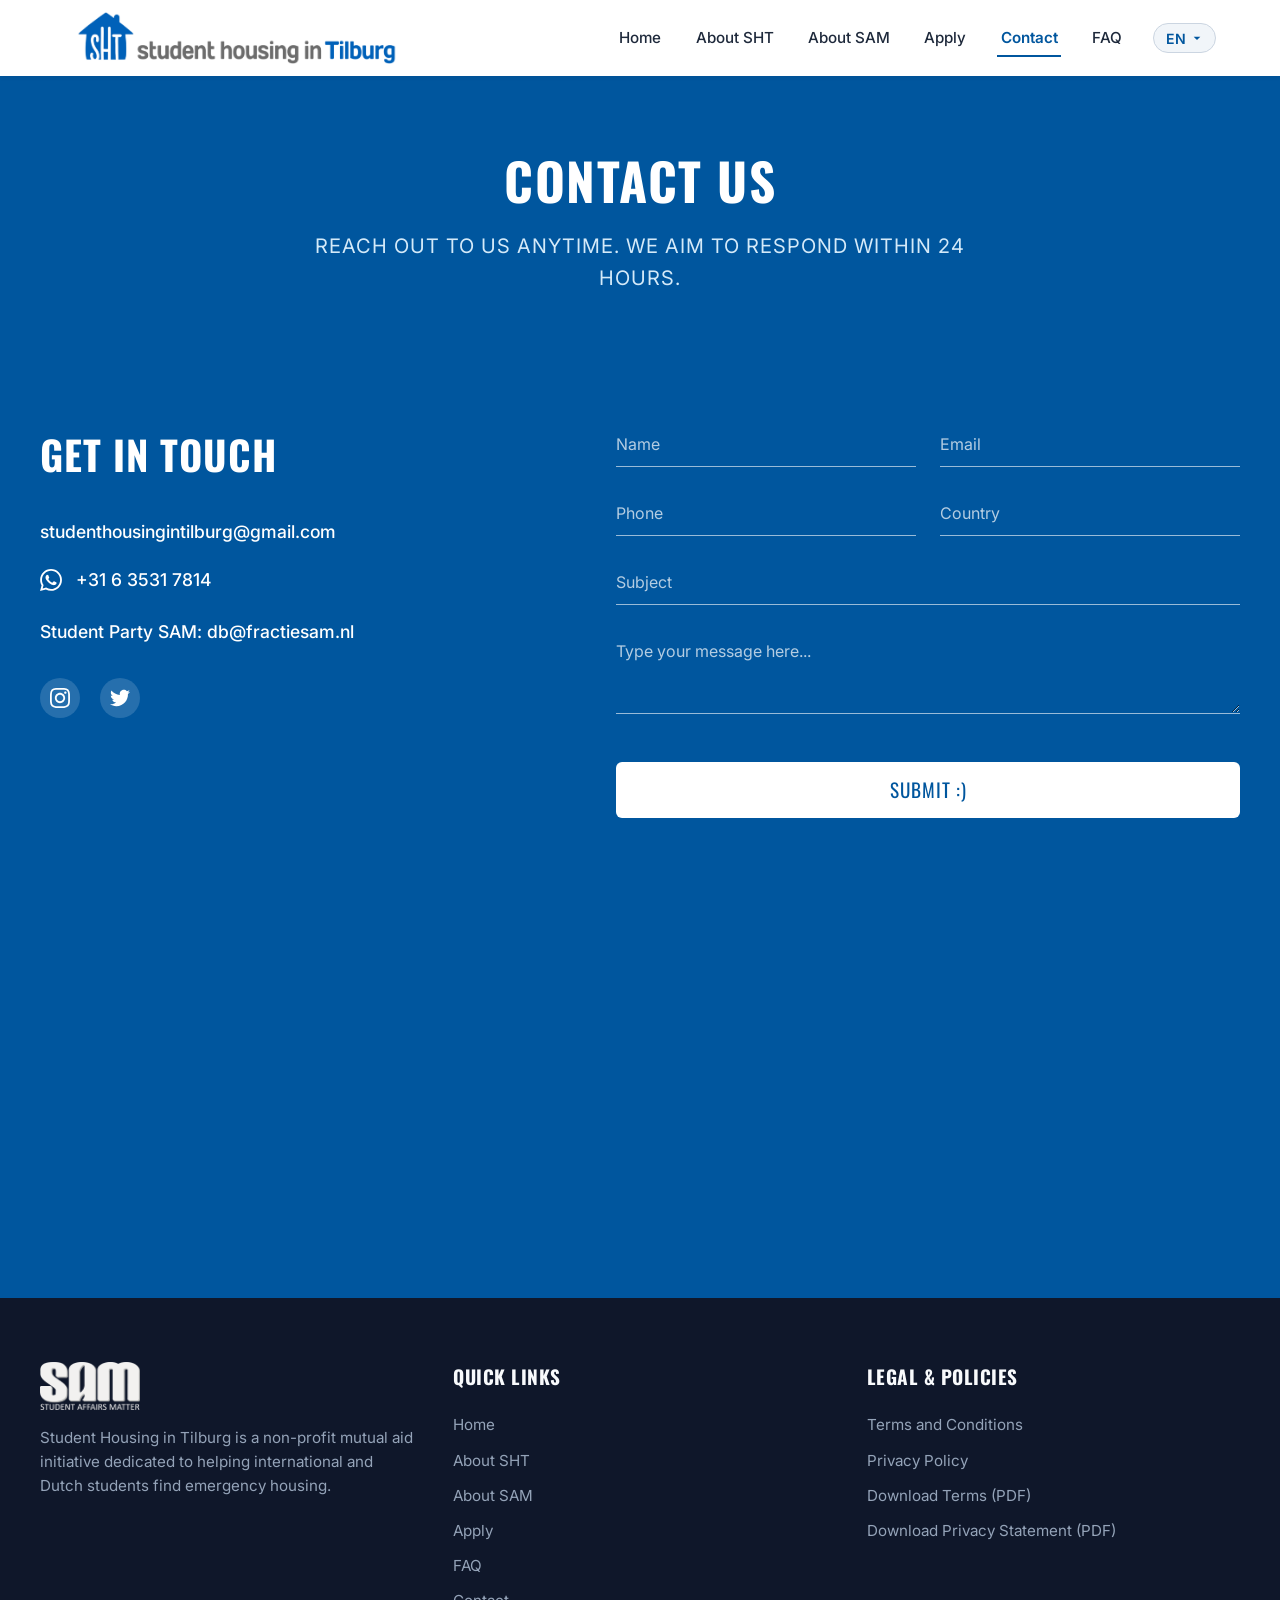
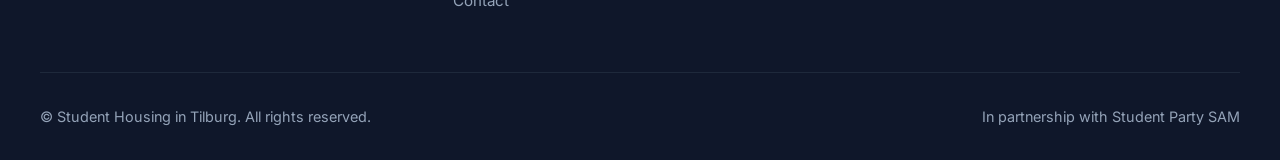
<file: contact.html>
<!DOCTYPE html>
<html lang="en">
<head>
  <meta charset="UTF-8">
  <meta name="viewport" content="width=device-width, initial-scale=1.0">
  <title>Contact Us | Student Housing In Tilburg</title>
  <meta name="description" content="Get in touch with Student Housing in Tilburg or Student Party SAM for emergency housing assistance.">
  <link rel="icon" type="image/png" href="assets/images/SHT_favicon.png">
  
  <link rel="preconnect" href="https://fonts.googleapis.com">
  <link rel="preconnect" href="https://fonts.gstatic.com" crossorigin>
  <link href="https://fonts.googleapis.com/css2?family=Inter:wght@400;500;600;700&family=Oswald:wght@500;600;700&display=swap" rel="stylesheet">
  
  <link rel="stylesheet" href="assets/css/style.css">
</head>
<body>

  <!-- Site Header -->
  <header class="site-header">
    <div class="header-container">
      <a href="index.html" class="logo-link">
        <img src="assets/images/LogoSHT.png" alt="Student Housing in Tilburg Logo" class="logo-img">
      </a>
      
      <button class="mobile-toggle" id="mobile-toggle" aria-label="Toggle Menu">
        ☰
      </button>

      <nav class="nav-menu" id="nav-menu">
        <a href="index.html" class="nav-link" data-i18n="nav_home">Home</a>
        <a href="aboutsht.html" class="nav-link">About SHT</a>
        <a href="aboutsam.html" class="nav-link">About SAM</a>
        <a href="apply.html" class="nav-link">Apply</a>
        <a href="contact.html" class="nav-link active">Contact</a>
        <a href="faq.html" class="nav-link">FAQ</a>
        <div class="lang-selector">
          <select class="lang-select" aria-label="Select Language">
            <option value="en">EN</option>
            <option value="nl">NL</option>
          </select>
        </div>
      </nav>
    </div>
  </header>

  <!-- Page Banner (Clean Non-Parallax) -->
  <section class="page-banner-clean">
    <h1 class="hero-title" data-i18n="contact_title">Contact Us</h1>
    <p class="hero-subtitle" data-i18n="reach_out_anytime">We are here to answer your questions and assist with housing</p>
  </section>

  <!-- Contact Us Section (Wix Blue Style) -->
  <section class="section-contact-wix">
    <div class="container">
      <div class="contact-layout-wix">
        <!-- Left: Contact Details -->
        <div class="contact-left-wix">
          <h2>Get In Touch</h2>
          
          <div class="contact-detail-item">
            <a href="mailto:studenthousingintilburg@gmail.com">studenthousingintilburg@gmail.com</a>
          </div>

          <div class="contact-detail-item">
            <svg xmlns="http://www.w3.org/2000/svg" width="22" height="22" viewBox="0 0 24 24" fill="white"><path d="M.057 24l1.687-6.163c-1.041-1.804-1.588-3.849-1.587-5.946.003-6.556 5.338-11.891 11.893-11.891 3.181.001 6.167 1.24 8.413 3.488 2.245 2.248 3.481 5.236 3.48 8.414-.003 6.557-5.338 11.892-11.893 11.892-1.99-.001-3.951-.5-5.688-1.448l-6.305 1.654zm6.597-3.807c1.676.995 3.276 1.591 5.392 1.592 5.448 0 9.886-4.434 9.889-9.885.002-5.462-4.415-9.89-9.881-9.892-5.452 0-9.887 4.434-9.889 9.884-.001 2.225.651 3.891 1.746 5.634l-.999 3.648 3.742-.981zm11.387-5.464c-.074-.124-.272-.198-.57-.347-.297-.149-1.758-.868-2.031-.967-.272-.099-.47-.149-.669.149-.198.297-.768.967-.941 1.165-.173.198-.347.223-.644.074-.297-.149-1.255-.462-2.39-1.475-.883-.788-1.48-1.761-1.653-2.059-.173-.297-.018-.458.13-.606.134-.133.297-.347.446-.521.151-.172.2-.296.3-.495.099-.198.05-.372-.025-.521-.075-.148-.669-1.611-.916-2.206-.242-.579-.487-.501-.669-.51l-.57-.01c-.198 0-.52.074-.792.372s-1.04 1.016-1.04 2.479 1.065 2.876 1.213 3.074c.149.198 2.095 3.2 5.076 4.487.709.306 1.263.489 1.694.626.712.226 1.36.194 1.872.118.571-.085 1.758-.719 2.006-1.413.248-.695.248-1.29.173-1.414z"/></svg>
            <a href="https://wa.me/31635317814" target="_blank" rel="noopener">+31 6 3531 7814</a>
          </div>

          <div class="contact-detail-item" style="margin-top: 1.5rem;">
            <a href="mailto:db@fractiesam.nl">Student Party SAM: db@fractiesam.nl</a>
          </div>

          <div class="contact-social-row">
            <a href="https://instagram.com" target="_blank" rel="noopener" class="contact-social-link" aria-label="Instagram">
              <svg viewBox="0 0 24 24"><path d="M12 2.163c3.204 0 3.584.012 4.85.07 3.252.148 4.771 1.691 4.919 4.919.058 1.265.069 1.645.069 4.849 0 3.205-.012 3.584-.069 4.849-.149 3.225-1.664 4.771-4.919 4.919-1.266.058-1.644.07-4.85.07-3.204 0-3.584-.012-4.849-.07-3.26-.149-4.771-1.699-4.919-4.92-.058-1.265-.07-1.644-.07-4.849 0-3.204.013-3.583.07-4.849.149-3.227 1.664-4.771 4.919-4.919 1.266-.057 1.645-.069 4.849-.069zm0-2.163c-3.259 0-3.667.014-4.947.072-4.358.2-6.78 2.618-6.98 6.98-.059 1.281-.073 1.689-.073 4.948 0 3.259.014 3.668.072 4.948.2 4.358 2.618 6.78 6.98 6.98 1.281.058 1.689.072 4.948.072 3.259 0 3.668-.014 4.948-.072 4.354-.2 6.782-2.618 6.979-6.98.059-1.28.073-1.689.073-4.948 0-3.259-.014-3.667-.072-4.947-.196-4.354-2.617-6.78-6.979-6.98-1.281-.059-1.69-.073-4.949-.073zm0 5.838c-3.403 0-6.162 2.759-6.162 6.162s2.759 6.163 6.162 6.163 6.162-2.759 6.162-6.163c0-3.403-2.759-6.162-6.162-6.162zm0 10.162c-2.209 0-4-1.79-4-4 0-2.209 1.791-4 4-4s4 1.791 4 4c0 2.21-1.791 4-4 4zm6.406-11.845c-.796 0-1.441.645-1.441 1.44s.645 1.44 1.441 1.44c.795 0 1.439-.645 1.439-1.44s-.644-1.44-1.439-1.44z"/></svg>
            </a>
            <a href="https://twitter.com" target="_blank" rel="noopener" class="contact-social-link" aria-label="Twitter">
              <svg viewBox="0 0 24 24"><path d="M24 4.557c-.883.392-1.832.656-2.828.775 1.017-.609 1.798-1.574 2.165-2.724-.951.564-2.005.974-3.127 1.195-.897-.957-2.178-1.555-3.594-1.555-3.179 0-5.515 2.966-4.797 6.045-4.091-.205-7.719-2.165-10.148-5.144-1.29 2.213-.669 5.108 1.523 6.574-.806-.026-1.566-.247-2.229-.616-.054 2.281 1.581 4.415 3.949 4.89-.693.188-1.452.232-2.224.084.626 1.956 2.444 3.379 4.6 3.419-2.07 1.623-4.678 2.348-7.29 2.04 2.179 1.397 4.768 2.212 7.548 2.212 9.142 0 14.307-7.721 13.995-14.646.962-.695 1.797-1.562 2.457-2.549z"/></svg>
            </a>
          </div>
        </div>

        <!-- Right: Minimalist Form -->
        <div>
          <form class="wix-contact-form" action="https://api.web3forms.com/submit" method="POST">
            <input type="hidden" name="access_key" value="f5a3aaf1-c86a-476d-8b48-2391dd1c575a">
            <input type="hidden" name="from_name" value="Student Housing in Tilburg Website">
            <input type="hidden" name="redirect" value="https://web3forms.com/success">
            <input type="checkbox" name="botcheck" style="display: none;">

            <div class="wix-input-group">
              <input type="text" name="name" placeholder="Name" data-i18n-placeholder="ph_name" required>
            </div>
            <div class="wix-input-group">
              <input type="email" name="email" placeholder="Email" data-i18n-placeholder="ph_email" required>
            </div>
            <div class="wix-input-group">
              <input type="tel" name="phone" placeholder="Phone" data-i18n-placeholder="ph_phone">
            </div>
            <div class="wix-input-group">
              <input type="text" name="country" placeholder="Country" data-i18n-placeholder="ph_country">
            </div>
            <div class="wix-input-group wix-form-full">
              <input type="text" name="subject" placeholder="Subject" data-i18n-placeholder="ph_subject" required>
            </div>
            <div class="wix-input-group wix-form-full">
              <textarea name="message" rows="3" placeholder="Type your message here..." data-i18n-placeholder="ph_message" required></textarea>
            </div>
            <button type="submit" class="wix-submit-btn" data-i18n="btn_submit">Submit :)</button>
          </form>
        </div>
      </div>
    </div>

    <!-- Full Width Dark Google Map -->
    <div class="dark-map-full">
      <iframe 
        src="https://maps.google.com/maps?q=Tilburg,Netherlands&t=&z=13&ie=UTF8&iwloc=&output=embed" 
        allowfullscreen="" 
        loading="lazy" 
        title="Tilburg Dark Location Map">
      </iframe>
    </div>
  </section>

  <!-- Site Footer -->
  <footer class="site-footer">
    <div class="container">
      <div class="footer-grid">
        <div class="footer-brand">
          <img src="assets/images/Logo Fractie SAM - Mercury White2.png" alt="SHT Footer Logo" style="height: 48px;">
          <p data-i18n="footer_desc">Student Housing in Tilburg is a non-profit mutual aid initiative dedicated to helping international and Dutch students find emergency housing.</p>
        </div>

        <div>
          <h4 class="footer-title" data-i18n="footer_quick_links">Quick Links</h4>
          <ul class="footer-links">
            <li><a href="index.html" data-i18n="nav_home">Home</a></li>
            <li><a href="aboutsht.html" data-i18n="nav_aboutsht">About SHT</a></li>
            <li><a href="aboutsam.html" data-i18n="nav_aboutsam">About SAM</a></li>
            <li><a href="apply.html" data-i18n="nav_apply">Apply for Housing / Host</a></li>
            <li><a href="faq.html" data-i18n="nav_faq">Frequently Asked Questions</a></li>
            <li><a href="contact.html" data-i18n="nav_contact">Contact Us</a></li>
          </ul>
        </div>

        <div>
          <h4 class="footer-title" data-i18n="footer_legal">Legal & Policies</h4>
          <ul class="footer-links">
            <li><a href="terms.html" data-i18n="terms_conditions">Terms and Conditions</a></li>
            <li><a href="privacy-policy.html" data-i18n="privacy_policy">Privacy Policy</a></li>
            <li><a href="assets/pdf/General Terms and Conditions Student Housing in Tilburg.pdf" target="_blank" data-i18n="download_terms">Download Terms (PDF)</a></li>
            <li><a href="assets/pdf/PrivacyStatementSHT.pdf" target="_blank" data-i18n="download_privacy">Download Privacy Statement (PDF)</a></li>
          </ul>
        </div>
      </div>

      <div class="footer-bottom">
        <p data-i18n="copyright">&copy; Student Housing in Tilburg. All rights reserved.</p>
        <p data-i18n="in_partnership">In partnership with Student Party SAM</p>
      </div>
    </div>
  </footer>

  <script src="assets/js/main.js"></script>
</body>
</html>
</file>
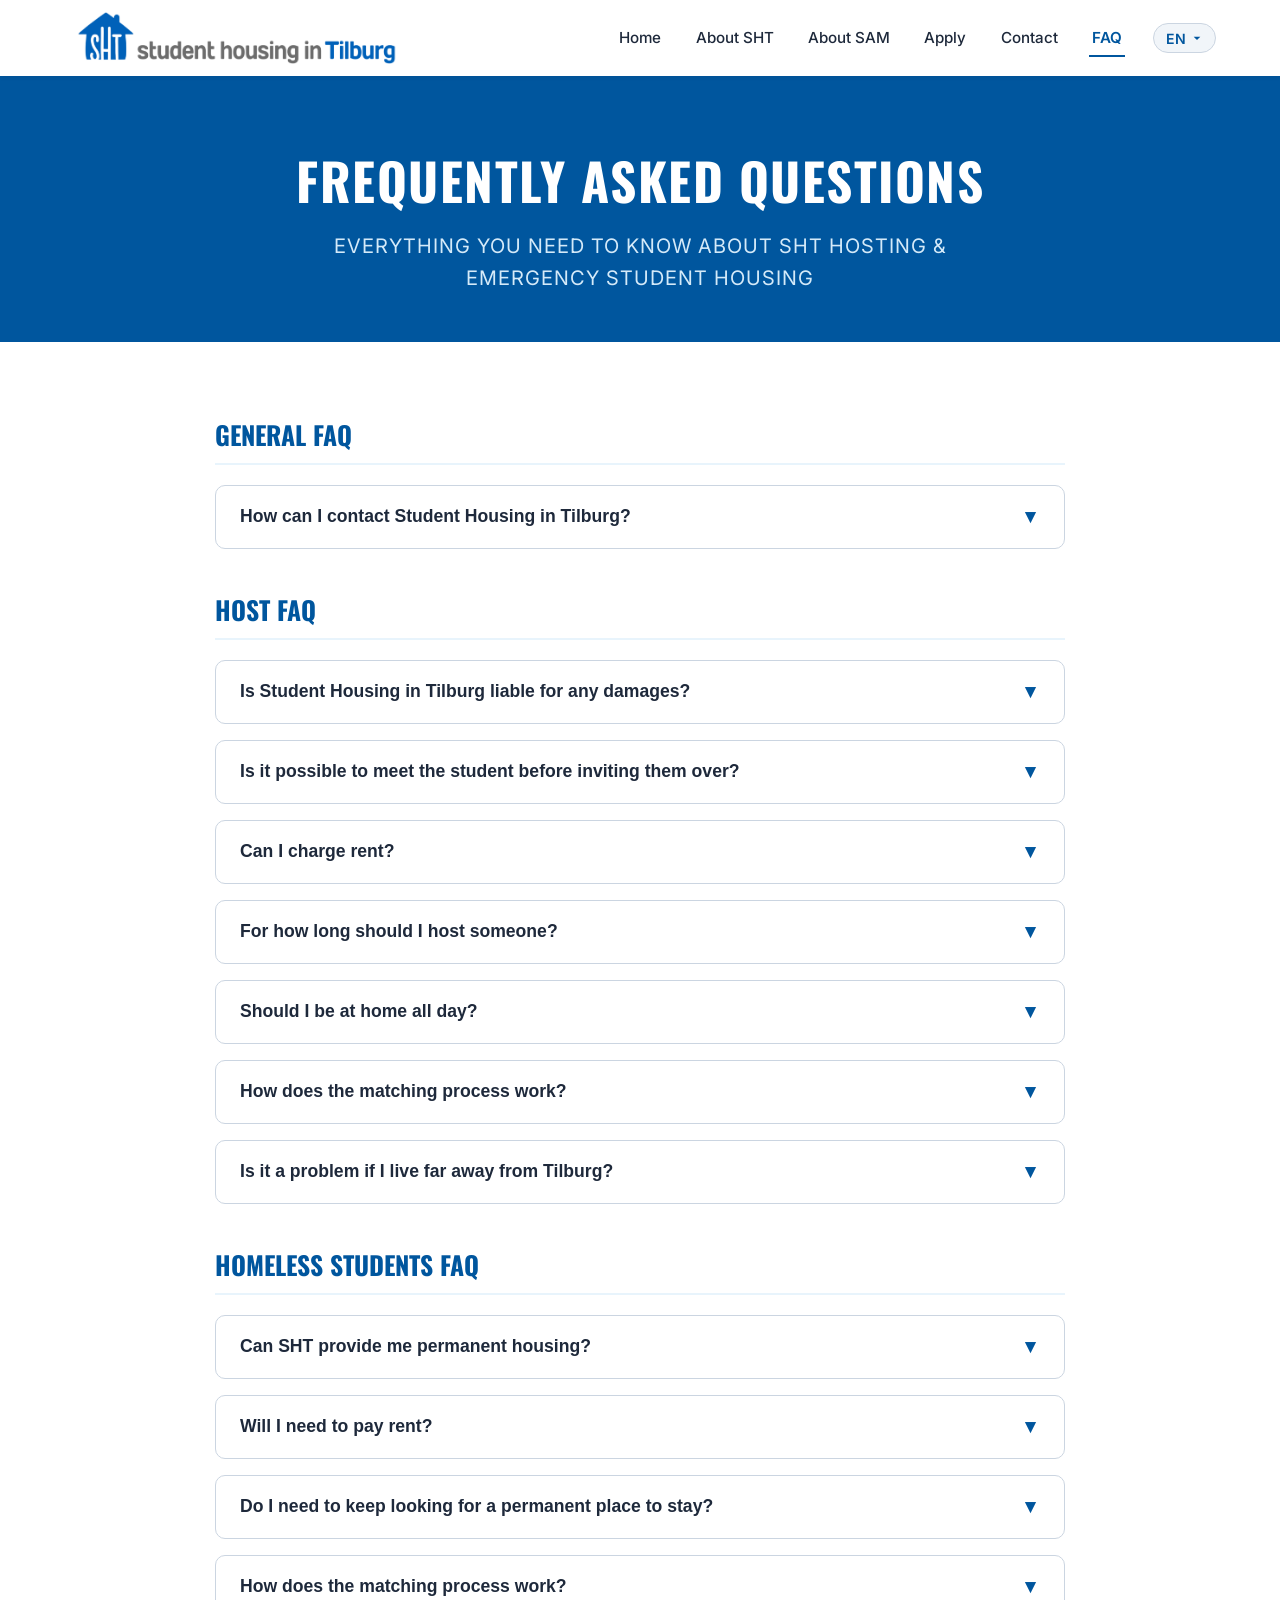
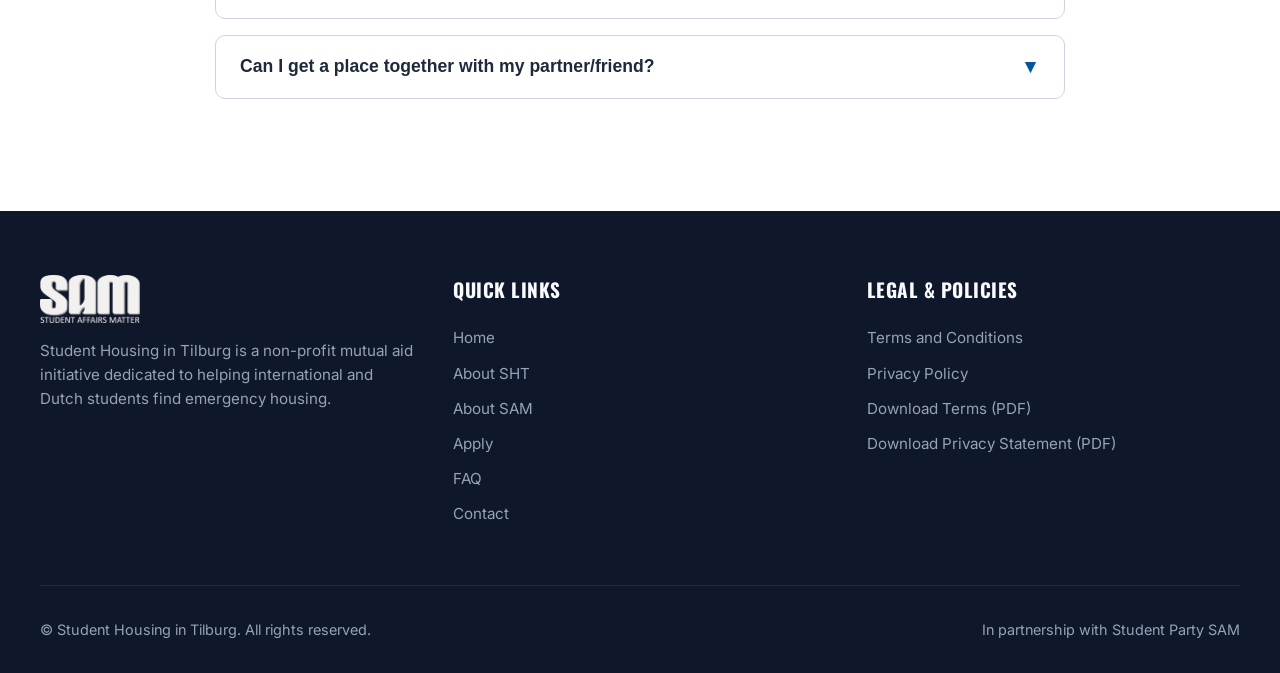
<file: faq.html>
<!DOCTYPE html>
<html lang="en">
<head>
  <meta charset="UTF-8">
  <meta name="viewport" content="width=device-width, initial-scale=1.0">
  <title>FAQ | Student Housing In Tilburg</title>
  <meta name="description" content="Frequently Asked Questions about hosting, applying for housing, and how Student Housing in Tilburg operates.">
  <link rel="icon" type="image/png" href="assets/images/SHT_favicon.png">
  
  <link rel="preconnect" href="https://fonts.googleapis.com">
  <link rel="preconnect" href="https://fonts.gstatic.com" crossorigin>
  <link href="https://fonts.googleapis.com/css2?family=Inter:wght@400;500;600;700&family=Oswald:wght@500;600;700&display=swap" rel="stylesheet">
  
  <link rel="stylesheet" href="assets/css/style.css">
</head>
<body>

  <!-- Site Header -->
  <header class="site-header">
    <div class="header-container">
      <a href="index.html" class="logo-link">
        <img src="assets/images/LogoSHT.png" alt="Student Housing in Tilburg Logo" class="logo-img">
      </a>
      
      <button class="mobile-toggle" id="mobile-toggle" aria-label="Toggle Menu">
        ☰
      </button>

      <nav class="nav-menu" id="nav-menu">
        <a href="index.html" class="nav-link" data-i18n="nav_home">Home</a>
        <a href="aboutsht.html" class="nav-link">About SHT</a>
        <a href="aboutsam.html" class="nav-link">About SAM</a>
        <a href="apply.html" class="nav-link">Apply</a>
        <a href="contact.html" class="nav-link">Contact</a>
        <a href="faq.html" class="nav-link active">FAQ</a>
        <div class="lang-selector">
          <select class="lang-select" aria-label="Select Language">
            <option value="en">EN</option>
            <option value="nl">NL</option>
          </select>
        </div>
      </nav>
    </div>
  </header>

  <!-- Page Banner (Clean Non-Parallax) -->
  <section class="page-banner-clean">
    <h1 class="hero-title" data-i18n="faq_page_title">Frequently Asked Questions</h1>
    <p class="hero-subtitle" data-i18n="faq_subtitle">Everything you need to know about SHT hosting & emergency student housing</p>
  </section>

  <!-- FAQ Section -->
  <section class="section">
    <div class="container">
      <div class="faq-container">
        
        <!-- General FAQ Group -->
        <div class="faq-group">
          <h2 class="faq-group-title" data-i18n="faq_cat_general">General FAQ</h2>
          
          <div class="faq-item">
            <button class="faq-question">
              <span data-i18n="faq_g1_q">How can I contact Student Housing in Tilburg?</span>
              <span class="faq-icon">▼</span>
            </button>
            <div class="faq-answer">
              <p data-i18n="faq_g1_a">You can send us an email at <a href="mailto:studenthousingintilburg@gmail.com">studenthousingintilburg@gmail.com</a> with any questions or requirements you might have. You can also reach us via WhatsApp at +31 6 3531 7814.</p>
            </div>
          </div>
        </div>

        <!-- Host FAQ Group -->
        <div class="faq-group">
          <h2 class="faq-group-title" data-i18n="faq_cat_hosts">Host FAQ</h2>

          <div class="faq-item">
            <button class="faq-question">
              <span data-i18n="faq_h1_q">Is Student Housing in Tilburg liable for any damages?</span>
              <span class="faq-icon">▼</span>
            </button>
            <div class="faq-answer">
              <p data-i18n="faq_h1_a">No. SHT is a non-profit initiative that does not charge students or house owners subscription fees. We are not responsible for any damages or inconveniences, but we aim to minimize the chances of those occurring. On that note, you are not obliged to host a student any longer than you intend to.</p>
            </div>
          </div>

          <div class="faq-item">
            <button class="faq-question">
              <span data-i18n="faq_h2_q">Is it possible to meet the student before inviting them over?</span>
              <span class="faq-icon">▼</span>
            </button>
            <div class="faq-answer">
              <p data-i18n="faq_h2_a">Definitely. We can set up a meeting between you, an SHT representative (optional), and the student beforehand. If you are interested, please reach out to us.</p>
            </div>
          </div>

          <div class="faq-item">
            <button class="faq-question">
              <span data-i18n="faq_h3_q">Can I charge rent?</span>
              <span class="faq-icon">▼</span>
            </button>
            <div class="faq-answer">
              <p data-i18n="faq_h3_a">No. We are a mutual aid initiative, meaning you cannot charge rent through us. However, you can ask for a small compensation for costs you might have from hosting them (e.g. utilities). This amount should be arranged directly with the student themself.</p>
            </div>
          </div>

          <div class="faq-item">
            <button class="faq-question">
              <span data-i18n="faq_h4_q">For how long should I host someone?</span>
              <span class="faq-icon">▼</span>
            </button>
            <div class="faq-answer">
              <p data-i18n="faq_h4_a">Preferably, homeless students should be given at least a week to find a new home. Although it is advisable to let them stay for a minimum of seven days, the period in which you choose to host someone is entirely up to you (up to 3 months max). In the event that you wish to quit hosting earlier, we will attempt to relocate the student as soon as we are notified — but they are obliged to leave as soon as you ask.</p>
            </div>
          </div>

          <div class="faq-item">
            <button class="faq-question">
              <span data-i18n="faq_h5_q">Should I be at home all day?</span>
              <span class="faq-icon">▼</span>
            </button>
            <div class="faq-answer">
              <p data-i18n="faq_h5_a">No, you are not expected to be present at all times. Most hosts give their students a spare key and establish, beforehand, which areas of the house they have access to.</p>
            </div>
          </div>

          <div class="faq-item">
            <button class="faq-question">
              <span data-i18n="faq_h6_q">How does the matching process work?</span>
              <span class="faq-icon">▼</span>
            </button>
            <div class="faq-answer">
              <p data-i18n="faq_h6_a">Through our forms, we receive a limited amount of personal information from each applicant. Based on that information, we decide on which student to assign to your accommodation. If you wish to get to know them further in advance, you may send them an email privately. In case you choose not to be their host, we will work towards finding a better match.</p>
            </div>
          </div>

          <div class="faq-item">
            <button class="faq-question">
              <span data-i18n="faq_h7_q">Is it a problem if I live far away from Tilburg?</span>
              <span class="faq-icon">▼</span>
            </button>
            <div class="faq-answer">
              <p data-i18n="faq_h7_a">Absolutely not. Your help is much needed regardless of where in the Netherlands you live.</p>
            </div>
          </div>
        </div>

        <!-- Homeless Students FAQ Group -->
        <div class="faq-group">
          <h2 class="faq-group-title" data-i18n="faq_cat_students">Homeless Students FAQ</h2>

          <div class="faq-item">
            <button class="faq-question">
              <span data-i18n="faq_s1_q">Can SHT provide me permanent housing?</span>
              <span class="faq-icon">▼</span>
            </button>
            <div class="faq-answer">
              <p data-i18n="faq_s1_a">No. At the moment, SHT's purpose is to increase your chances of finding a permanent place by temporarily housing you in Tilburg for a maximum of 3 months. We will only match you with people who are willing to host you temporarily.</p>
            </div>
          </div>

          <div class="faq-item">
            <button class="faq-question">
              <span data-i18n="faq_s2_q">Will I need to pay rent?</span>
              <span class="faq-icon">▼</span>
            </button>
            <div class="faq-answer">
              <p data-i18n="faq_s2_a">No, SHT is a mutual aid program. However, some hosts might ask you for a small compensation regarding costs they would have from hosting you (e.g. utilities), which they should tell you about in advance.</p>
            </div>
          </div>

          <div class="faq-item">
            <button class="faq-question">
              <span data-i18n="faq_s3_q">Do I need to keep looking for a permanent place to stay?</span>
              <span class="faq-icon">▼</span>
            </button>
            <div class="faq-answer">
              <p data-i18n="faq_s3_a">Yes, once matched with someone who has volunteered to help, you are only allowed to stay the number of days, weeks, or months (maximum three), of their choosing. You are expected to keep searching for permanent accommodations in the meantime.</p>
            </div>
          </div>

          <div class="faq-item">
            <button class="faq-question">
              <span data-i18n="faq_s4_q">How does the matching process work?</span>
              <span class="faq-icon">▼</span>
            </button>
            <div class="faq-answer">
              <p data-i18n="faq_s4_a">Based on the information gathered through our forms, we take into account both parties' needs, availabilities, and personalities when matching hosts and students. Once we find a potential match, we will contact you to check if you are still in need of emergency housing. If so, we will give you the contact details of the selected host so that you can arrange a meeting and proceed from there.</p>
            </div>
          </div>

          <div class="faq-item">
            <button class="faq-question">
              <span data-i18n="faq_s5_q">Can I get a place together with my partner/friend?</span>
              <span class="faq-icon">▼</span>
            </button>
            <div class="faq-answer">
              <p data-i18n="faq_s5_a">If you inform us in advance, we can try to find a place for the both of you, but we cannot guarantee anything. You might have to settle for separate places.</p>
            </div>
          </div>
        </div>

      </div>
    </div>
  </section>

  <!-- Site Footer -->
  <footer class="site-footer">
    <div class="container">
      <div class="footer-grid">
        <div class="footer-brand">
          <img src="assets/images/Logo Fractie SAM - Mercury White2.png" alt="SHT Footer Logo" style="height: 48px;">
          <p data-i18n="footer_desc">Student Housing in Tilburg is a non-profit mutual aid initiative dedicated to helping international and Dutch students find emergency housing.</p>
        </div>

        <div>
          <h4 class="footer-title" data-i18n="footer_quick_links">Quick Links</h4>
          <ul class="footer-links">
            <li><a href="index.html" data-i18n="nav_home">Home</a></li>
            <li><a href="aboutsht.html" data-i18n="nav_aboutsht">About SHT</a></li>
            <li><a href="aboutsam.html" data-i18n="nav_aboutsam">About SAM</a></li>
            <li><a href="apply.html" data-i18n="nav_apply">Apply for Housing / Host</a></li>
            <li><a href="faq.html" data-i18n="nav_faq">Frequently Asked Questions</a></li>
            <li><a href="contact.html" data-i18n="nav_contact">Contact Us</a></li>
          </ul>
        </div>

        <div>
          <h4 class="footer-title" data-i18n="footer_legal">Legal & Policies</h4>
          <ul class="footer-links">
            <li><a href="terms.html" data-i18n="terms_conditions">Terms and Conditions</a></li>
            <li><a href="privacy-policy.html" data-i18n="privacy_policy">Privacy Policy</a></li>
            <li><a href="assets/pdf/General Terms and Conditions Student Housing in Tilburg.pdf" target="_blank" data-i18n="download_terms">Download Terms (PDF)</a></li>
            <li><a href="assets/pdf/PrivacyStatementSHT.pdf" target="_blank" data-i18n="download_privacy">Download Privacy Statement (PDF)</a></li>
          </ul>
        </div>
      </div>

      <div class="footer-bottom">
        <p data-i18n="copyright">&copy; Student Housing in Tilburg. All rights reserved.</p>
        <p data-i18n="in_partnership">In partnership with Student Party SAM</p>
      </div>
    </div>
  </footer>

  <script src="assets/js/main.js"></script>
</body>
</html>
</file>
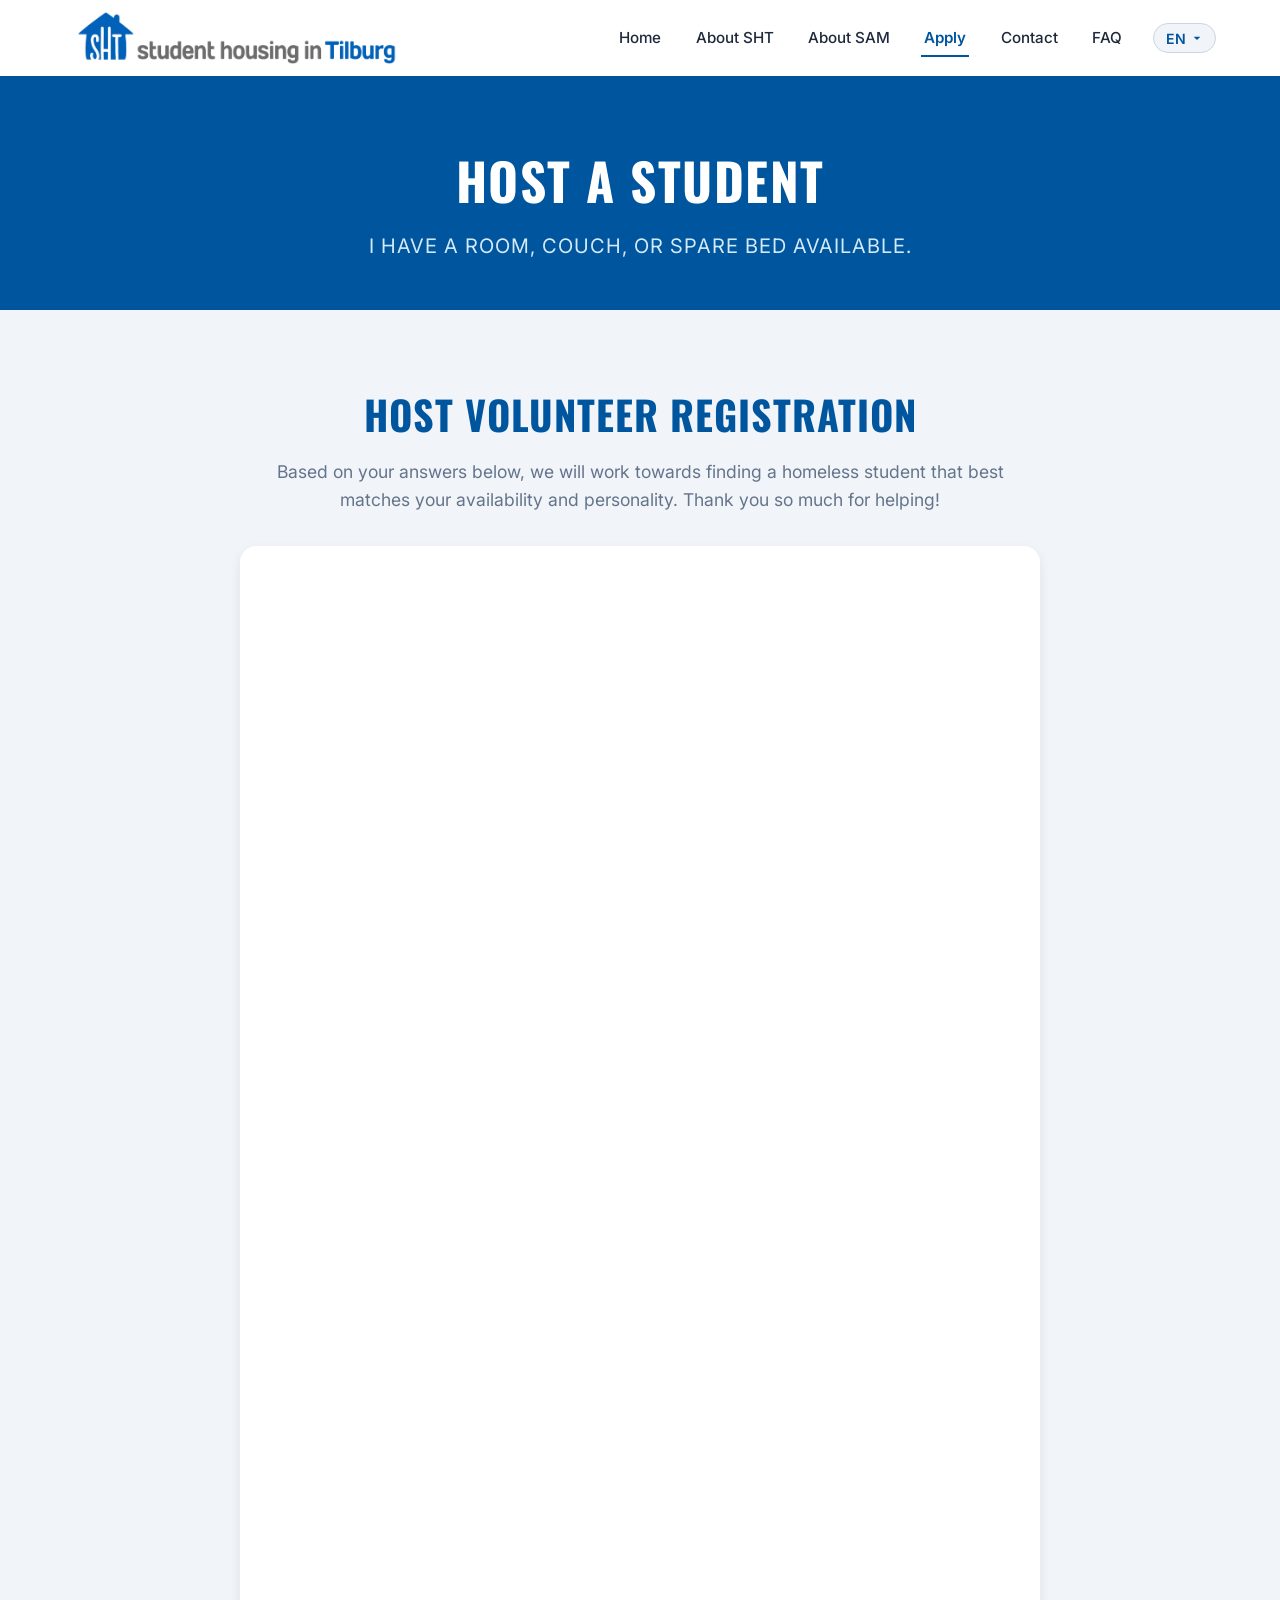
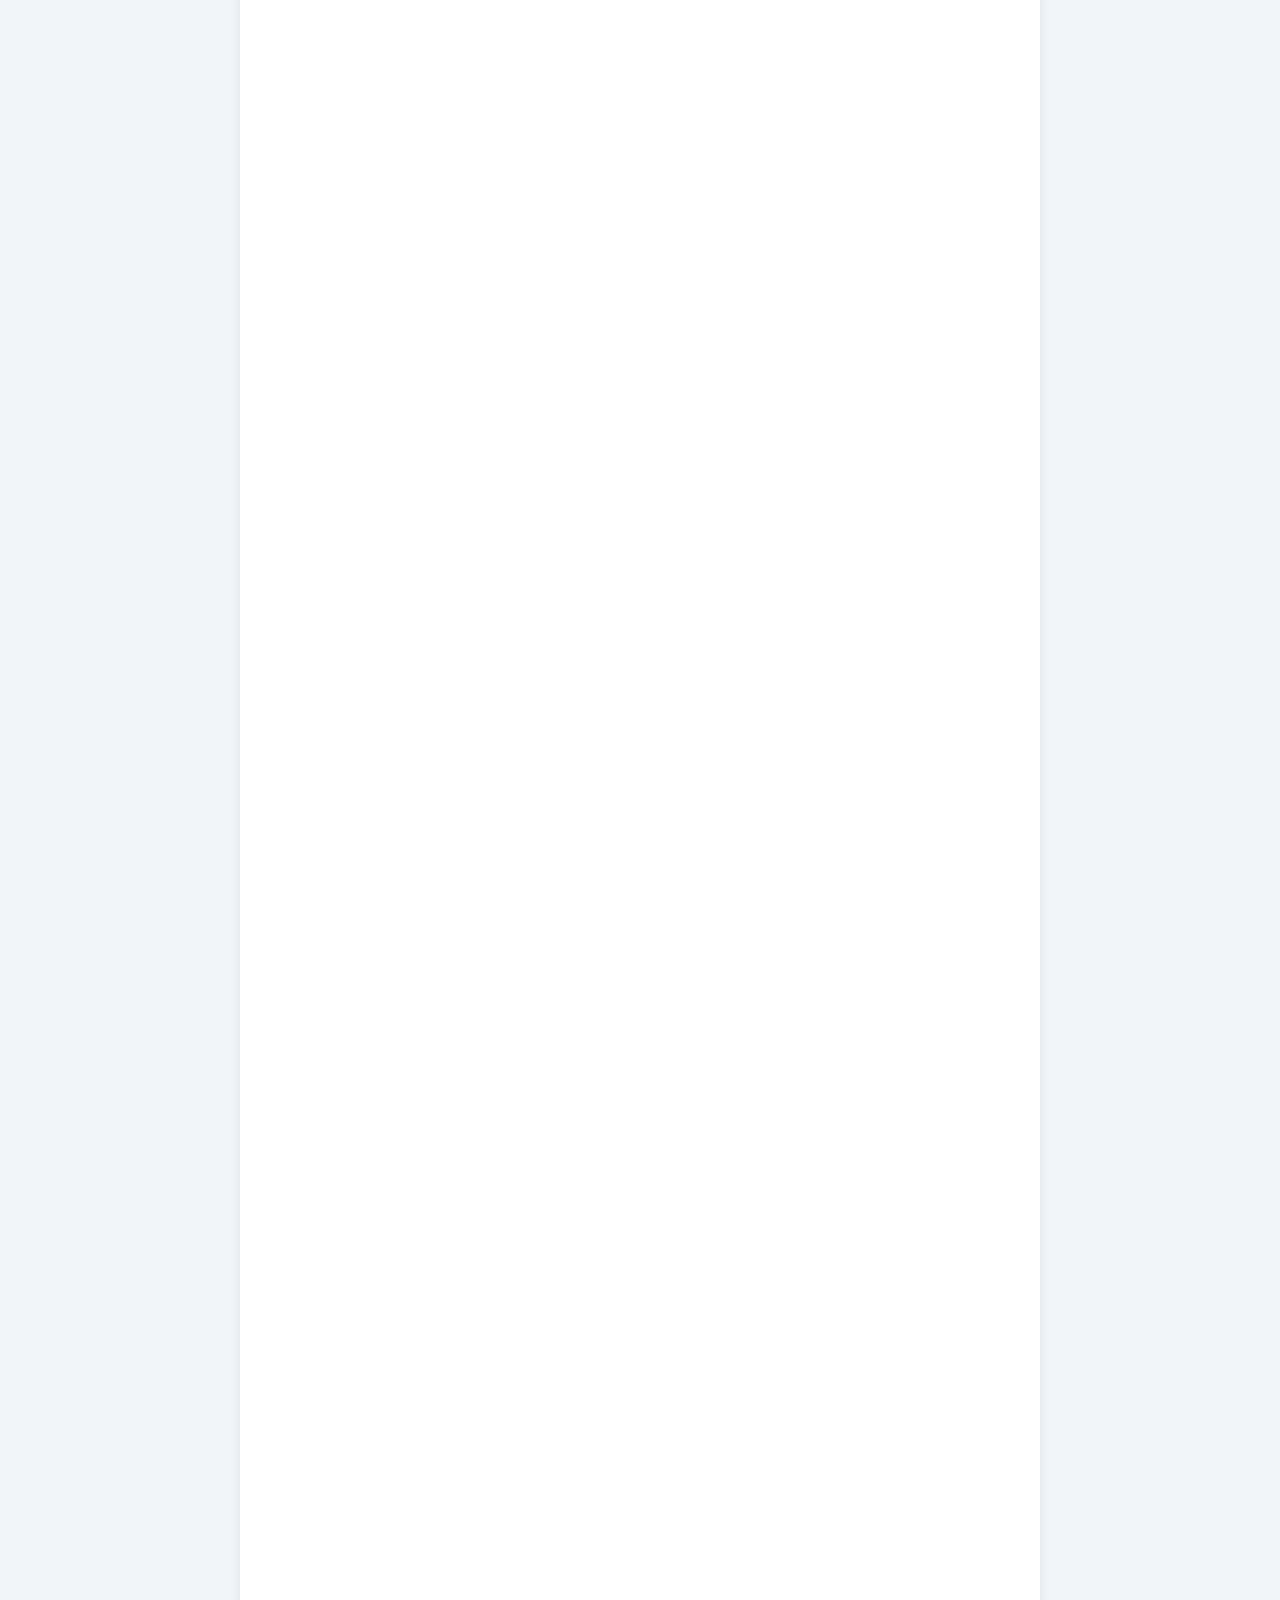
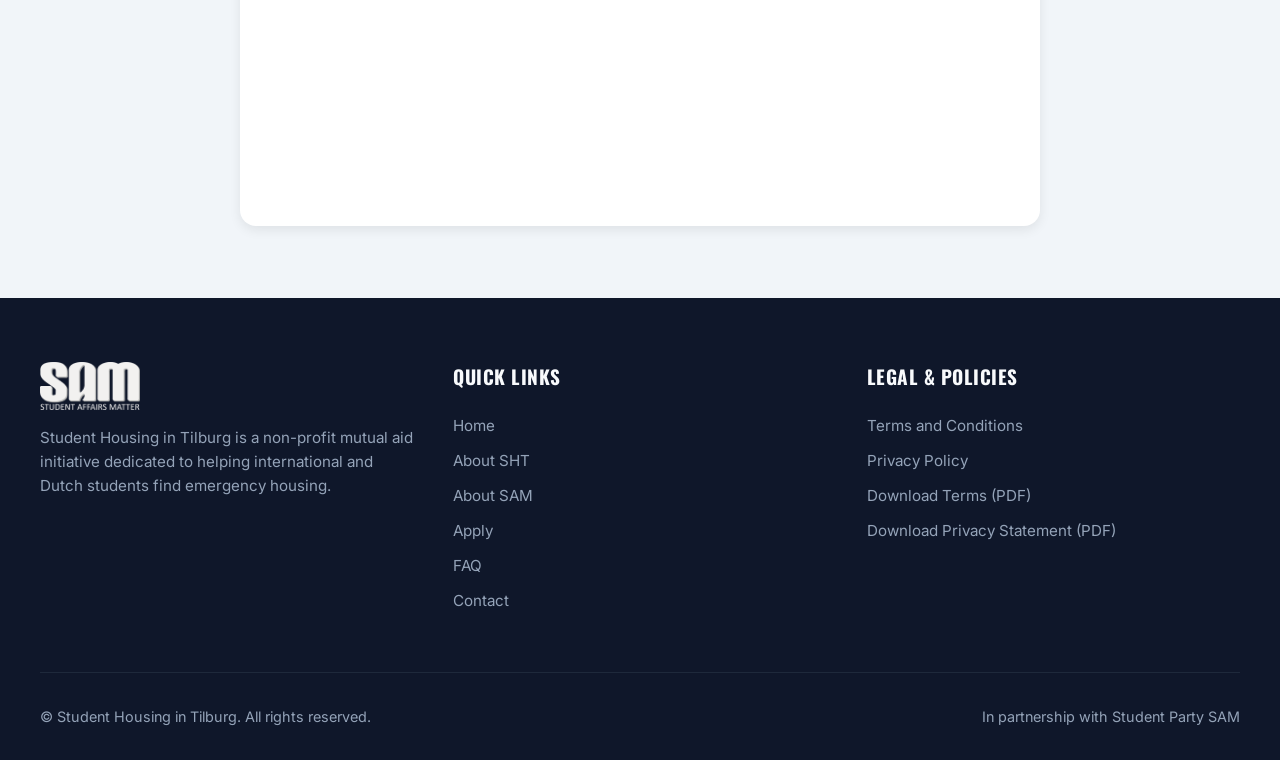
<file: formhosts.html>
<!DOCTYPE html>
<html lang="en">
<head>
  <meta charset="UTF-8">
  <meta name="viewport" content="width=device-width, initial-scale=1.0">
  <title>Host Registration Form | Student Housing In Tilburg</title>
  <meta name="description" content="Host a homeless student in Tilburg. Offer a spare room, couch, or bed to help a student graduate.">
  <link rel="icon" type="image/png" href="assets/images/SHT_favicon.png">
  
  <link rel="preconnect" href="https://fonts.googleapis.com">
  <link rel="preconnect" href="https://fonts.gstatic.com" crossorigin>
  <link href="https://fonts.googleapis.com/css2?family=Inter:wght@400;500;600;700&family=Oswald:wght@500;600;700&display=swap" rel="stylesheet">
  
  <link rel="stylesheet" href="assets/css/style.css">
</head>
<body>

  <!-- Site Header -->
  <header class="site-header">
    <div class="header-container">
      <a href="index.html" class="logo-link">
        <img src="assets/images/LogoSHT.png" alt="Student Housing in Tilburg Logo" class="logo-img">
      </a>
      
      <button class="mobile-toggle" id="mobile-toggle" aria-label="Toggle Menu">
        ☰
      </button>

      <nav class="nav-menu" id="nav-menu">
        <a href="index.html" class="nav-link" data-i18n="nav_home">Home</a>
        <a href="aboutsht.html" class="nav-link">About SHT</a>
        <a href="aboutsam.html" class="nav-link">About SAM</a>
        <a href="apply.html" class="nav-link active">Apply</a>
        <a href="contact.html" class="nav-link">Contact</a>
        <a href="faq.html" class="nav-link">FAQ</a>
        <div class="lang-selector">
          <select class="lang-select" aria-label="Select Language">
            <option value="en">EN</option>
            <option value="nl">NL</option>
          </select>
        </div>
      </nav>
    </div>
  </header>

  <!-- Page Banner (Clean Non-Parallax) -->
  <section class="page-banner-clean">
    <h1 class="hero-title" data-i18n="host_card_title">Host a Student</h1>
    <p class="hero-subtitle" data-i18n="host_card_desc">I have a room, couch, or spare bed available.</p>
  </section>

  <!-- Form Section -->
  <section class="section section-alt">
    <div class="container">
      <div class="section-header" style="margin-bottom: 2rem;">
        <h2 class="section-title" data-i18n="host_form_title">Host Volunteer Registration</h2>
        <p class="section-desc">Based on your answers below, we will work towards finding a homeless student that best matches your availability and personality. Thank you so much for helping!</p>
      </div>

      <div class="iframe-container">
        <iframe 
          src="https://docs.google.com/forms/d/e/1FAIpQLScriTpHaPFHMIWckLFY81McxQc0N4uTmz0AucZ74qQGQNGfrA/viewform?embedded=true" 
          width="100%" 
          height="2840" 
          frameborder="0" 
          marginheight="0" 
          marginwidth="0"
          title="Host Registration Form">
          Loading Host Registration Form…
        </iframe>
      </div>
    </div>
  </section>

  <!-- Site Footer -->
  <footer class="site-footer">
    <div class="container">
      <div class="footer-grid">
        <div class="footer-brand">
          <img src="assets/images/Logo Fractie SAM - Mercury White2.png" alt="SHT Footer Logo" style="height: 48px;">
          <p data-i18n="footer_desc">Student Housing in Tilburg is a non-profit mutual aid initiative dedicated to helping international and Dutch students find emergency housing.</p>
        </div>

        <div>
          <h4 class="footer-title" data-i18n="footer_quick_links">Quick Links</h4>
          <ul class="footer-links">
            <li><a href="index.html" data-i18n="nav_home">Home</a></li>
            <li><a href="aboutsht.html" data-i18n="nav_aboutsht">About SHT</a></li>
            <li><a href="aboutsam.html" data-i18n="nav_aboutsam">About SAM</a></li>
            <li><a href="apply.html" data-i18n="nav_apply">Apply for Housing / Host</a></li>
            <li><a href="faq.html" data-i18n="nav_faq">Frequently Asked Questions</a></li>
            <li><a href="contact.html" data-i18n="nav_contact">Contact Us</a></li>
          </ul>
        </div>

        <div>
          <h4 class="footer-title" data-i18n="footer_legal">Legal & Policies</h4>
          <ul class="footer-links">
            <li><a href="terms.html" data-i18n="terms_conditions">Terms and Conditions</a></li>
            <li><a href="privacy-policy.html" data-i18n="privacy_policy">Privacy Policy</a></li>
            <li><a href="assets/pdf/General Terms and Conditions Student Housing in Tilburg.pdf" target="_blank" data-i18n="download_terms">Download Terms (PDF)</a></li>
            <li><a href="assets/pdf/PrivacyStatementSHT.pdf" target="_blank" data-i18n="download_privacy">Download Privacy Statement (PDF)</a></li>
          </ul>
        </div>
      </div>

      <div class="footer-bottom">
        <p data-i18n="copyright">&copy; Student Housing in Tilburg. All rights reserved.</p>
        <p data-i18n="in_partnership">In partnership with Student Party SAM</p>
      </div>
    </div>
  </footer>

  <script src="assets/js/main.js"></script>
</body>
</html>
</file>
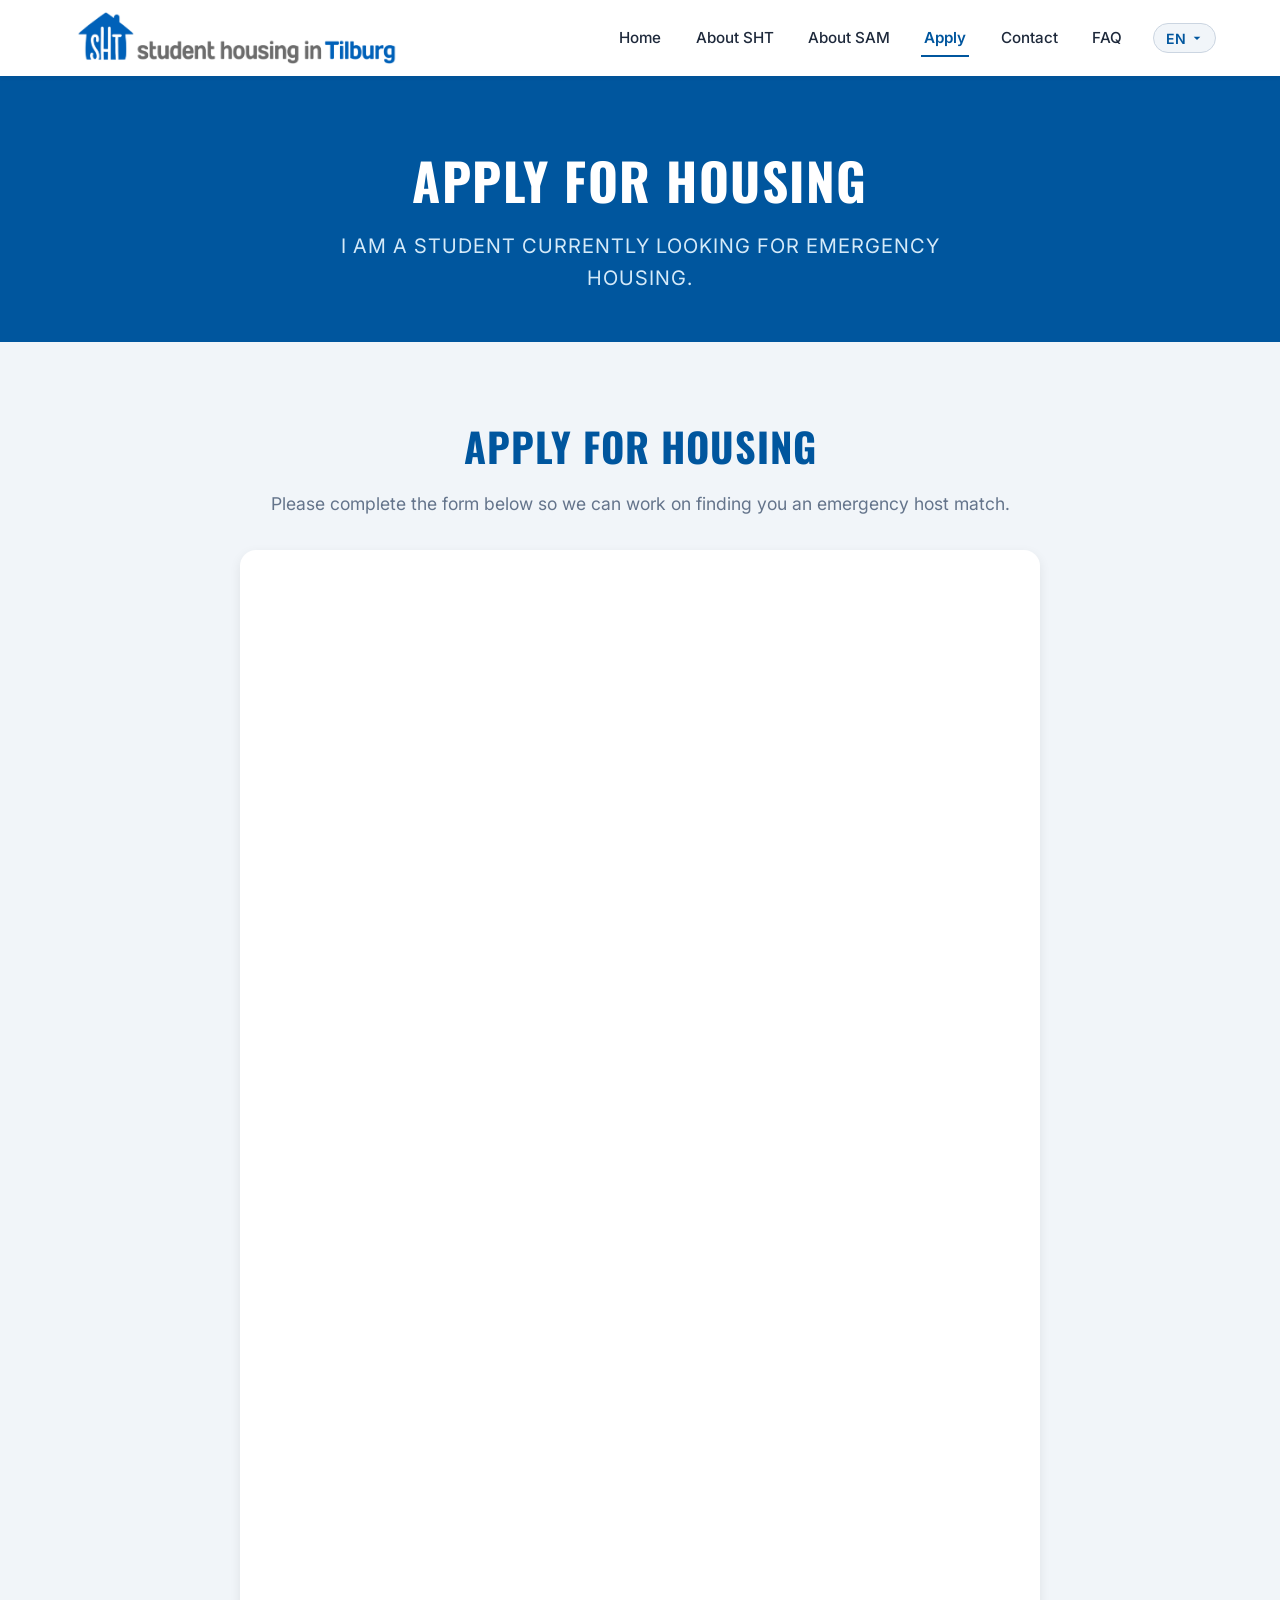
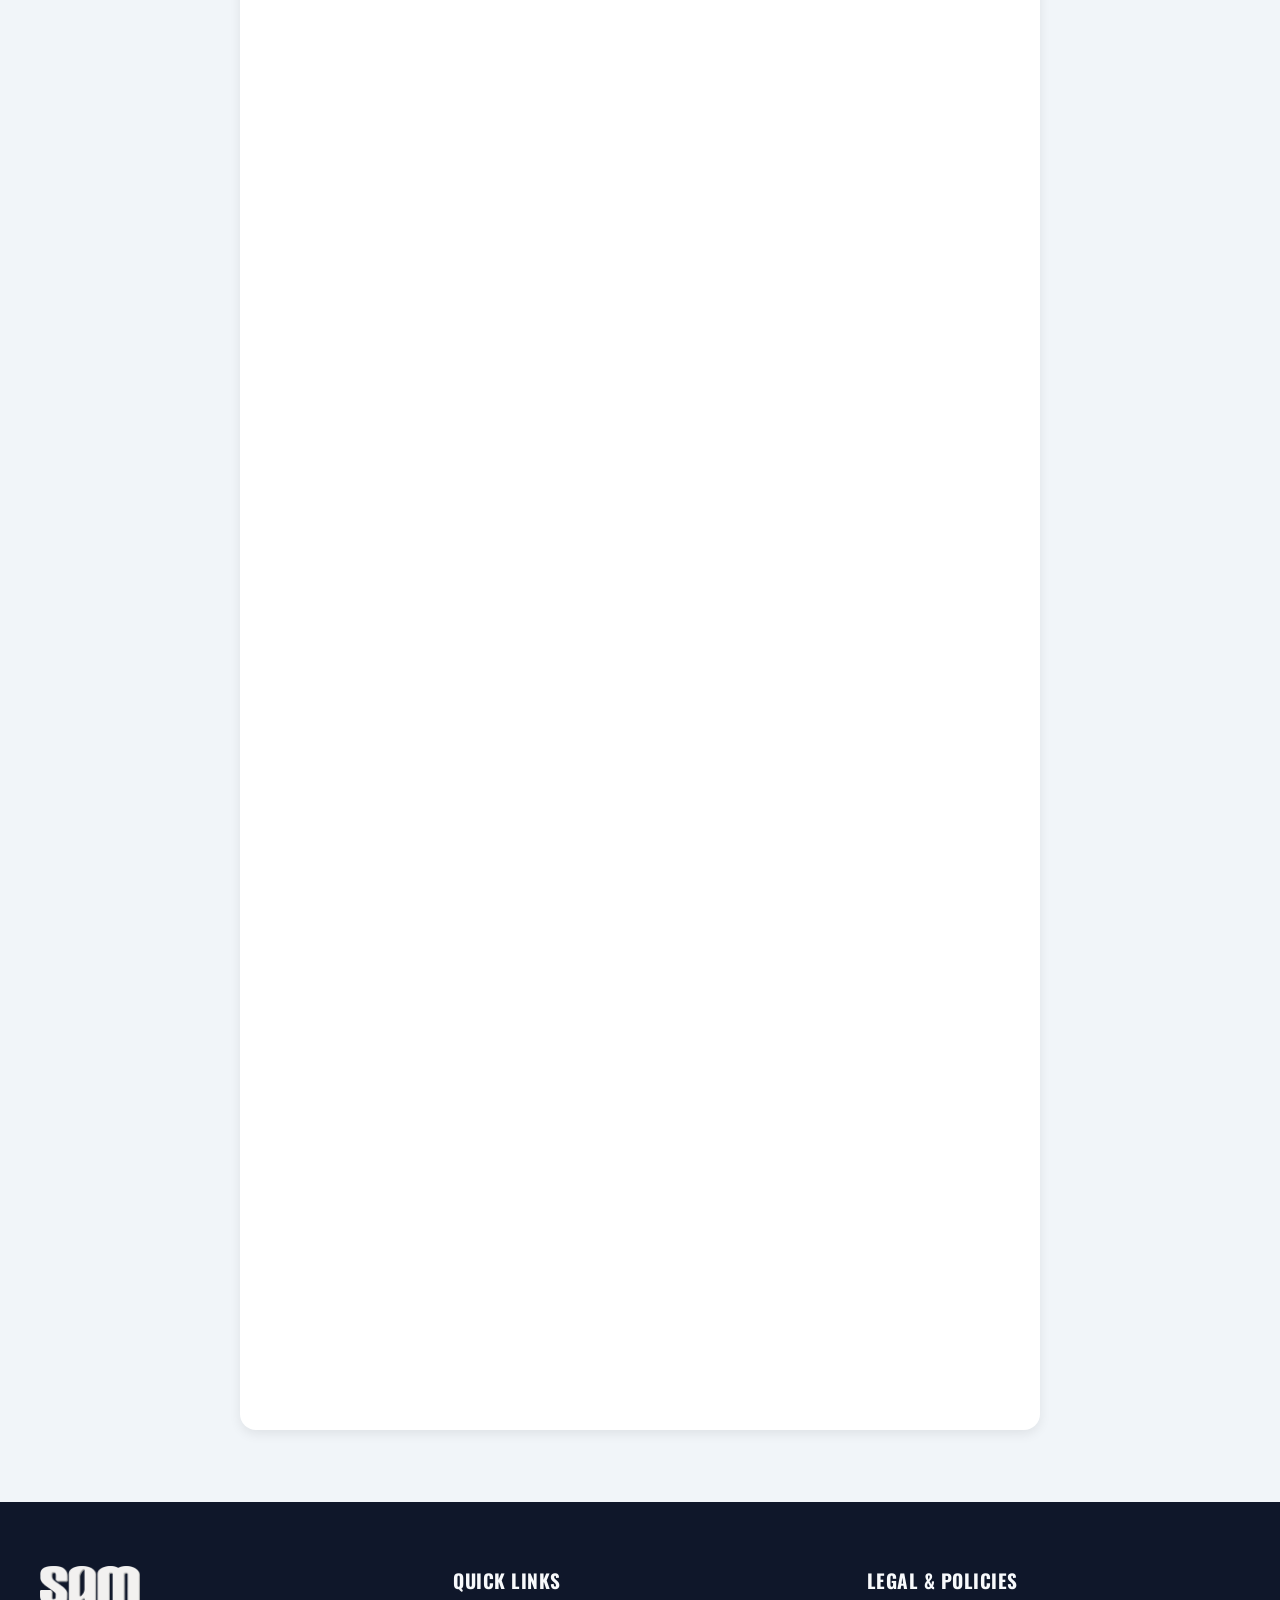
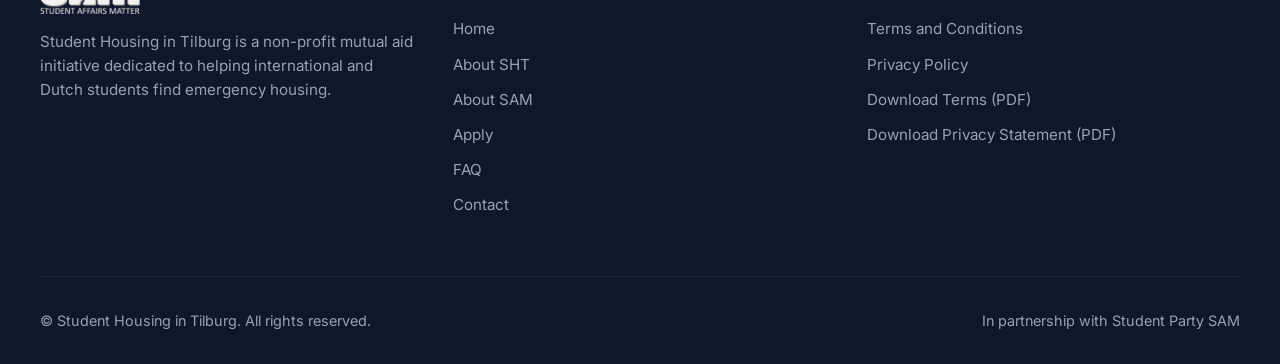
<file: formstudents.html>
<!DOCTYPE html>
<html lang="en">
<head>
  <meta charset="UTF-8">
  <meta name="viewport" content="width=device-width, initial-scale=1.0">
  <title>Student Application Form | Student Housing In Tilburg</title>
  <meta name="description" content="Apply for emergency housing accommodation in Tilburg as a homeless student.">
  <link rel="icon" type="image/png" href="assets/images/SHT_favicon.png">
  
  <link rel="preconnect" href="https://fonts.googleapis.com">
  <link rel="preconnect" href="https://fonts.gstatic.com" crossorigin>
  <link href="https://fonts.googleapis.com/css2?family=Inter:wght@400;500;600;700&family=Oswald:wght@500;600;700&display=swap" rel="stylesheet">
  
  <link rel="stylesheet" href="assets/css/style.css">
</head>
<body>

  <!-- Site Header -->
  <header class="site-header">
    <div class="header-container">
      <a href="index.html" class="logo-link">
        <img src="assets/images/LogoSHT.png" alt="Student Housing in Tilburg Logo" class="logo-img">
      </a>
      
      <button class="mobile-toggle" id="mobile-toggle" aria-label="Toggle Menu">
        ☰
      </button>

      <nav class="nav-menu" id="nav-menu">
        <a href="index.html" class="nav-link" data-i18n="nav_home">Home</a>
        <a href="aboutsht.html" class="nav-link">About SHT</a>
        <a href="aboutsam.html" class="nav-link">About SAM</a>
        <a href="apply.html" class="nav-link active">Apply</a>
        <a href="contact.html" class="nav-link">Contact</a>
        <a href="faq.html" class="nav-link">FAQ</a>
        <div class="lang-selector">
          <select class="lang-select" aria-label="Select Language">
            <option value="en">EN</option>
            <option value="nl">NL</option>
          </select>
        </div>
      </nav>
    </div>
  </header>

  <!-- Page Banner (Clean Non-Parallax) -->
  <section class="page-banner-clean">
    <h1 class="hero-title" data-i18n="apply_card_title">Apply for Housing</h1>
    <p class="hero-subtitle" data-i18n="apply_card_desc">I am a student currently looking for emergency housing.</p>
  </section>

  <!-- Form Section -->
  <section class="section section-alt">
    <div class="container">
      <div class="section-header" style="margin-bottom: 2rem;">
        <h2 class="section-title" data-i18n="apply_card_title">Housing Application</h2>
        <p class="section-desc">Please complete the form below so we can work on finding you an emergency host match.</p>
      </div>

      <div class="iframe-container">
        <iframe 
          src="https://docs.google.com/forms/d/e/1FAIpQLSdpnIGK03GptIiErUExWDMA17ndBdOoQBpGmyq9nW1JIEYDIA/viewform?embedded=true" 
          width="100%" 
          height="2440" 
          frameborder="0" 
          marginheight="0" 
          marginwidth="0"
          title="Student Housing Application Form">
          Loading Application Form…
        </iframe>
      </div>
    </div>
  </section>

  <!-- Site Footer -->
  <footer class="site-footer">
    <div class="container">
      <div class="footer-grid">
        <div class="footer-brand">
          <img src="assets/images/Logo Fractie SAM - Mercury White2.png" alt="SHT Footer Logo" style="height: 48px;">
          <p data-i18n="footer_desc">Student Housing in Tilburg is a non-profit mutual aid initiative dedicated to helping international and Dutch students find emergency housing.</p>
        </div>

        <div>
          <h4 class="footer-title" data-i18n="footer_quick_links">Quick Links</h4>
          <ul class="footer-links">
            <li><a href="index.html" data-i18n="nav_home">Home</a></li>
            <li><a href="aboutsht.html" data-i18n="nav_aboutsht">About SHT</a></li>
            <li><a href="aboutsam.html" data-i18n="nav_aboutsam">About SAM</a></li>
            <li><a href="apply.html" data-i18n="nav_apply">Apply for Housing / Host</a></li>
            <li><a href="faq.html" data-i18n="nav_faq">Frequently Asked Questions</a></li>
            <li><a href="contact.html" data-i18n="nav_contact">Contact Us</a></li>
          </ul>
        </div>

        <div>
          <h4 class="footer-title" data-i18n="footer_legal">Legal & Policies</h4>
          <ul class="footer-links">
            <li><a href="terms.html" data-i18n="terms_conditions">Terms and Conditions</a></li>
            <li><a href="privacy-policy.html" data-i18n="privacy_policy">Privacy Policy</a></li>
            <li><a href="assets/pdf/General Terms and Conditions Student Housing in Tilburg.pdf" target="_blank" data-i18n="download_terms">Download Terms (PDF)</a></li>
            <li><a href="assets/pdf/PrivacyStatementSHT.pdf" target="_blank" data-i18n="download_privacy">Download Privacy Statement (PDF)</a></li>
          </ul>
        </div>
      </div>

      <div class="footer-bottom">
        <p data-i18n="copyright">&copy; Student Housing in Tilburg. All rights reserved.</p>
        <p data-i18n="in_partnership">In partnership with Student Party SAM</p>
      </div>
    </div>
  </footer>

  <script src="assets/js/main.js"></script>
</body>
</html>
</file>
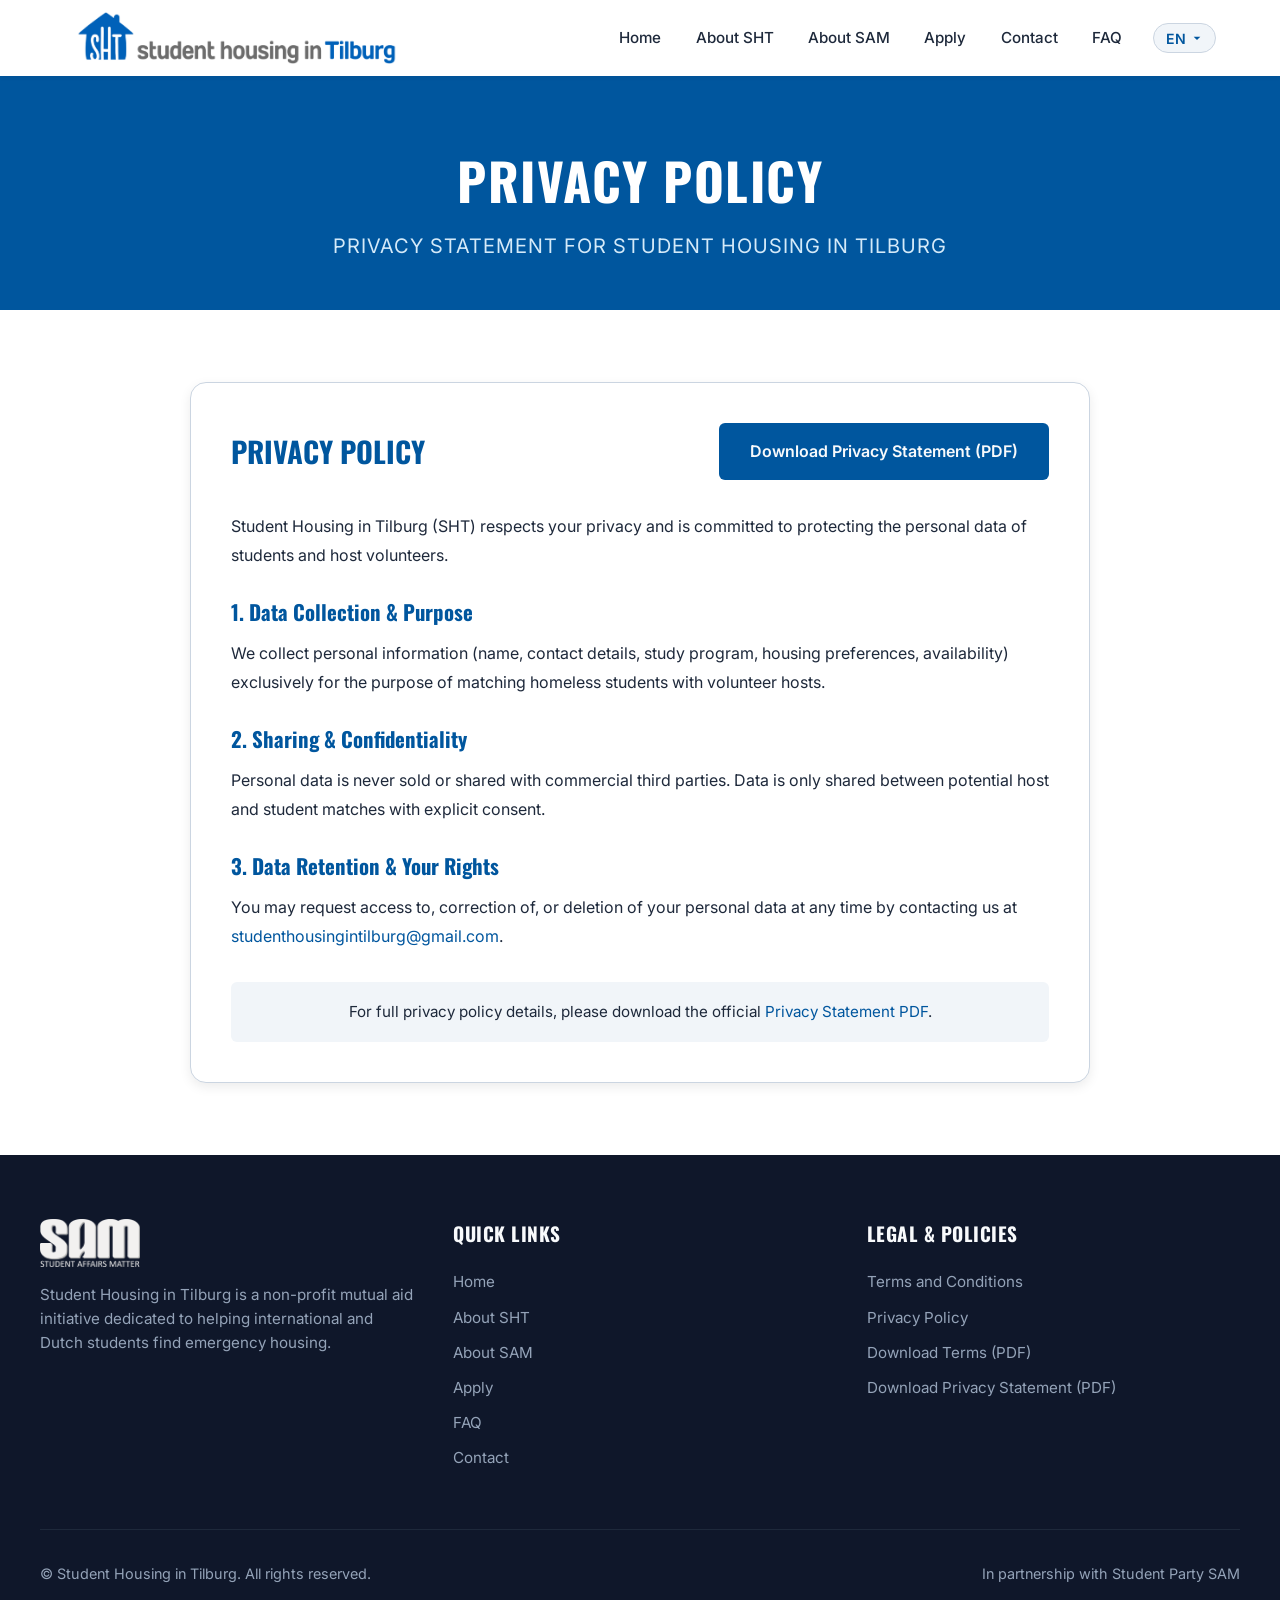
<file: privacy-policy.html>
<!DOCTYPE html>
<html lang="en">
<head>
  <meta charset="UTF-8">
  <meta name="viewport" content="width=device-width, initial-scale=1.0">
  <title>Privacy Policy | Student Housing In Tilburg</title>
  <meta name="description" content="Privacy Statement and data protection practices for Student Housing in Tilburg.">
  <link rel="icon" type="image/png" href="assets/images/SHT_favicon.png">
  
  <link rel="preconnect" href="https://fonts.googleapis.com">
  <link rel="preconnect" href="https://fonts.gstatic.com" crossorigin>
  <link href="https://fonts.googleapis.com/css2?family=Inter:wght@400;500;600;700&family=Oswald:wght@500;600;700&display=swap" rel="stylesheet">
  
  <link rel="stylesheet" href="assets/css/style.css">
</head>
<body>

  <!-- Site Header -->
  <header class="site-header">
    <div class="header-container">
      <a href="index.html" class="logo-link">
        <img src="assets/images/LogoSHT.png" alt="Student Housing in Tilburg Logo" class="logo-img">
      </a>
      
      <button class="mobile-toggle" id="mobile-toggle" aria-label="Toggle Menu">
        ☰
      </button>

      <nav class="nav-menu" id="nav-menu">
        <a href="index.html" class="nav-link" data-i18n="nav_home">Home</a>
        <a href="aboutsht.html" class="nav-link">About SHT</a>
        <a href="aboutsam.html" class="nav-link">About SAM</a>
        <a href="apply.html" class="nav-link">Apply</a>
        <a href="contact.html" class="nav-link">Contact</a>
        <a href="faq.html" class="nav-link">FAQ</a>
        <div class="lang-selector">
          <select class="lang-select" aria-label="Select Language">
            <option value="en">EN</option>
            <option value="nl">NL</option>
          </select>
        </div>
      </nav>
    </div>
  </header>

  <!-- Page Banner (Clean Non-Parallax) -->
  <section class="page-banner-clean">
    <h1 class="hero-title" data-i18n="privacy_policy">Privacy Policy</h1>
    <p class="hero-subtitle">Privacy Statement for Student Housing in Tilburg</p>
  </section>

  <!-- Document View Section -->
  <section class="section">
    <div class="container" style="max-width: 900px;">
      <div style="background: var(--bg-white); padding: 2.5rem; border-radius: var(--radius-lg); box-shadow: var(--shadow-md); border: 1px solid var(--border-color);">
        <div style="display: flex; justify-content: space-between; align-items: center; margin-bottom: 2rem; flex-wrap: wrap; gap: 1rem;">
          <h2 style="font-family: var(--font-heading); color: var(--primary-color); font-size: 1.8rem; text-transform: uppercase;" data-i18n="privacy_policy">Privacy Policy</h2>
          <a href="assets/pdf/PrivacyStatementSHT.pdf" target="_blank" class="btn btn-primary" data-i18n="download_privacy">
            🔒 Download Privacy PDF
          </a>
        </div>

        <div style="font-size: 1rem; line-height: 1.8; color: var(--text-main);">
          <p style="margin-bottom: 1.25rem;">
            Student Housing in Tilburg (SHT) respects your privacy and is committed to protecting the personal data of students and host volunteers.
          </p>

          <h3 style="font-family: var(--font-heading); color: var(--primary-color); font-size: 1.3rem; margin: 1.5rem 0 0.5rem;">1. Data Collection & Purpose</h3>
          <p style="margin-bottom: 1rem;">
            We collect personal information (name, contact details, study program, housing preferences, availability) exclusively for the purpose of matching homeless students with volunteer hosts.
          </p>

          <h3 style="font-family: var(--font-heading); color: var(--primary-color); font-size: 1.3rem; margin: 1.5rem 0 0.5rem;">2. Sharing & Confidentiality</h3>
          <p style="margin-bottom: 1rem;">
            Personal data is never sold or shared with commercial third parties. Data is only shared between potential host and student matches with explicit consent.
          </p>

          <h3 style="font-family: var(--font-heading); color: var(--primary-color); font-size: 1.3rem; margin: 1.5rem 0 0.5rem;">3. Data Retention & Your Rights</h3>
          <p style="margin-bottom: 1.5rem;">
            You may request access to, correction of, or deletion of your personal data at any time by contacting us at <a href="mailto:studenthousingintilburg@gmail.com">studenthousingintilburg@gmail.com</a>.
          </p>

          <div style="margin-top: 2rem; padding: 1rem; background: var(--bg-light); border-radius: var(--radius-sm); font-size: 0.95rem; text-align: center;">
            For full privacy policy details, please download the official <a href="assets/pdf/PrivacyStatementSHT.pdf" target="_blank">Privacy Statement PDF</a>.
          </div>
        </div>
      </div>
    </div>
  </section>

  <!-- Site Footer -->
  <footer class="site-footer">
    <div class="container">
      <div class="footer-grid">
        <div class="footer-brand">
          <img src="assets/images/Logo Fractie SAM - Mercury White2.png" alt="SHT Footer Logo" style="height: 48px;">
          <p data-i18n="footer_desc">Student Housing in Tilburg is a non-profit mutual aid initiative dedicated to helping international and Dutch students find emergency housing.</p>
        </div>

        <div>
          <h4 class="footer-title" data-i18n="footer_quick_links">Quick Links</h4>
          <ul class="footer-links">
            <li><a href="index.html" data-i18n="nav_home">Home</a></li>
            <li><a href="aboutsht.html" data-i18n="nav_aboutsht">About SHT</a></li>
            <li><a href="aboutsam.html" data-i18n="nav_aboutsam">About SAM</a></li>
            <li><a href="apply.html" data-i18n="nav_apply">Apply for Housing / Host</a></li>
            <li><a href="faq.html" data-i18n="nav_faq">Frequently Asked Questions</a></li>
            <li><a href="contact.html" data-i18n="nav_contact">Contact Us</a></li>
          </ul>
        </div>

        <div>
          <h4 class="footer-title" data-i18n="footer_legal">Legal & Policies</h4>
          <ul class="footer-links">
            <li><a href="terms.html" data-i18n="terms_conditions">Terms and Conditions</a></li>
            <li><a href="privacy-policy.html" data-i18n="privacy_policy">Privacy Policy</a></li>
            <li><a href="assets/pdf/General Terms and Conditions Student Housing in Tilburg.pdf" target="_blank" data-i18n="download_terms">Download Terms (PDF)</a></li>
            <li><a href="assets/pdf/PrivacyStatementSHT.pdf" target="_blank" data-i18n="download_privacy">Download Privacy Statement (PDF)</a></li>
          </ul>
        </div>
      </div>

      <div class="footer-bottom">
        <p data-i18n="copyright">&copy; Student Housing in Tilburg. All rights reserved.</p>
        <p data-i18n="in_partnership">In partnership with Student Party SAM</p>
      </div>
    </div>
  </footer>

  <script src="assets/js/main.js"></script>
</body>
</html>
</file>
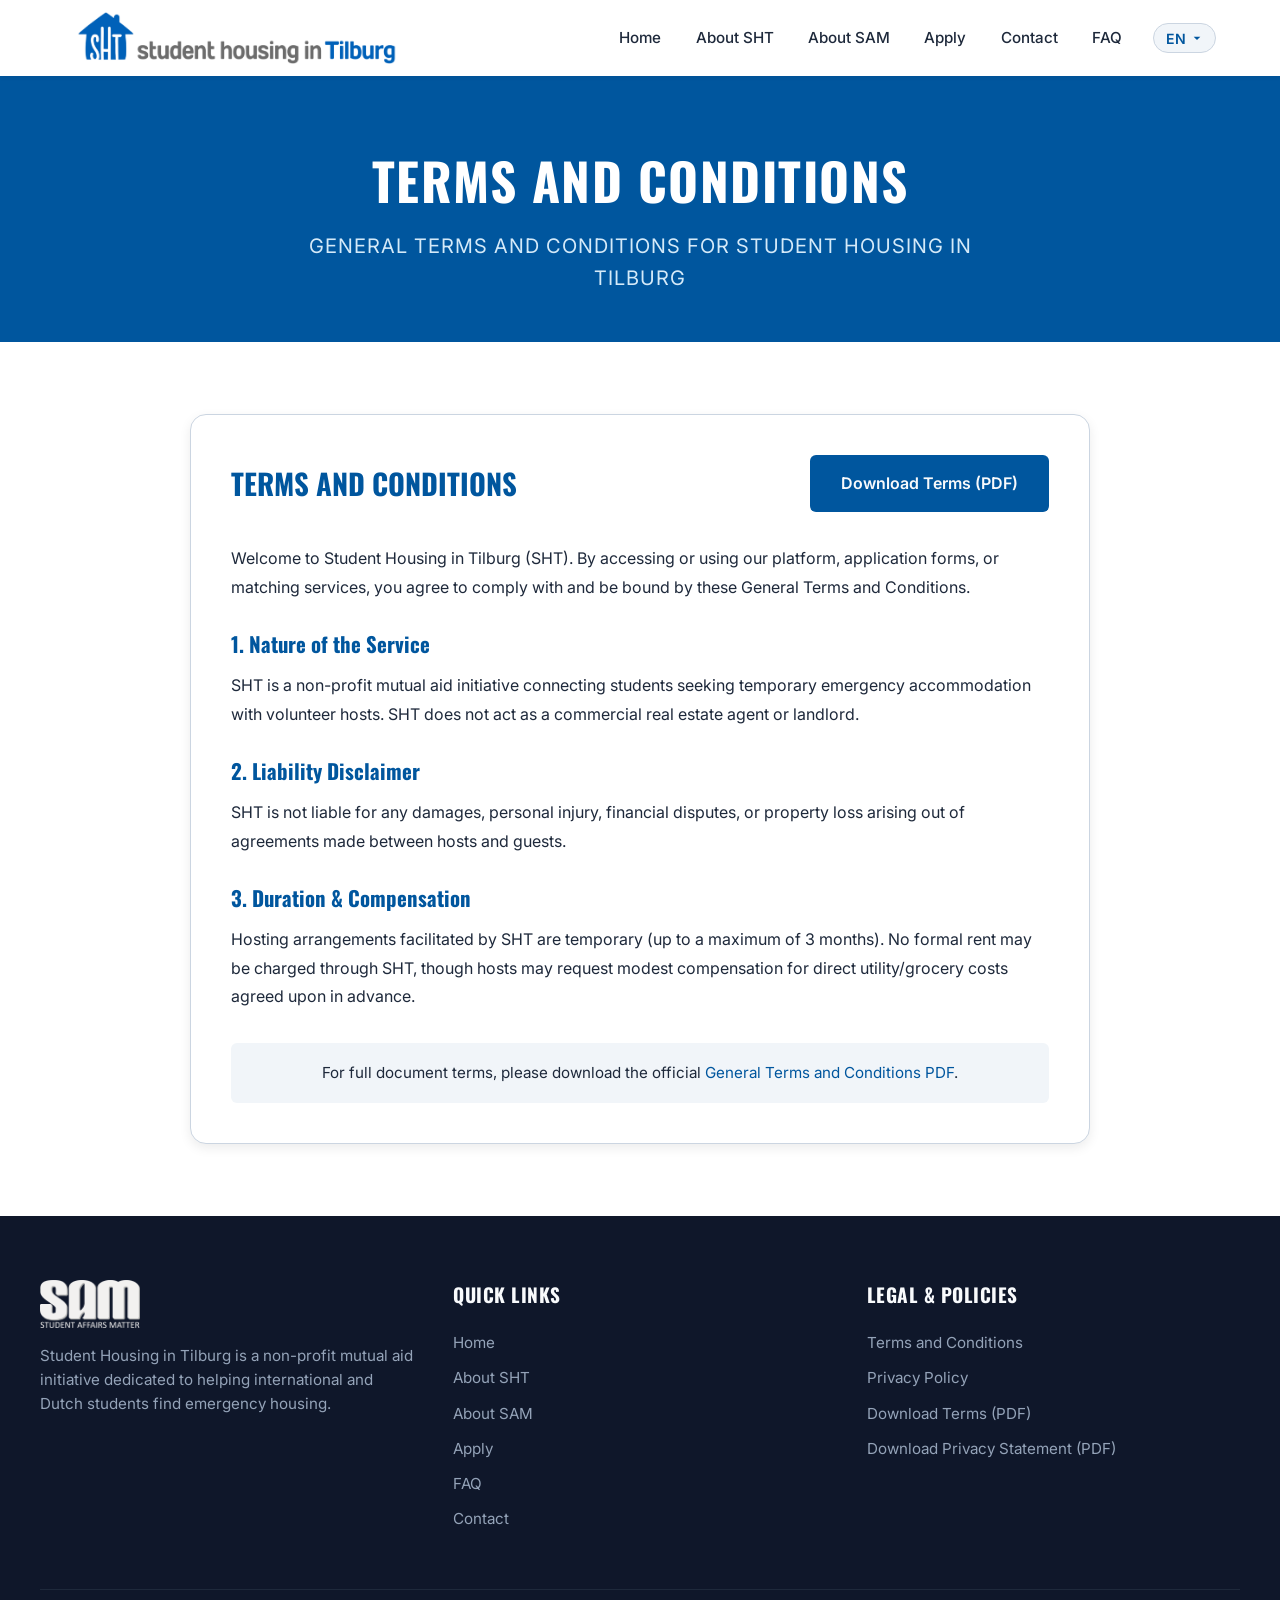
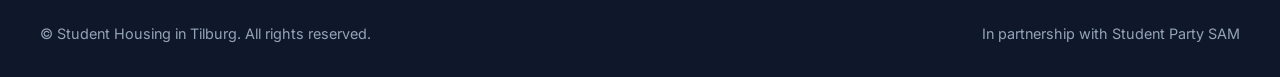
<file: terms.html>
<!DOCTYPE html>
<html lang="en">
<head>
  <meta charset="UTF-8">
  <meta name="viewport" content="width=device-width, initial-scale=1.0">
  <title>Terms & Conditions | Student Housing In Tilburg</title>
  <meta name="description" content="General Terms and Conditions for Student Housing in Tilburg initiative.">
  <link rel="icon" type="image/png" href="assets/images/SHT_favicon.png">
  
  <link rel="preconnect" href="https://fonts.googleapis.com">
  <link rel="preconnect" href="https://fonts.gstatic.com" crossorigin>
  <link href="https://fonts.googleapis.com/css2?family=Inter:wght@400;500;600;700&family=Oswald:wght@500;600;700&display=swap" rel="stylesheet">
  
  <link rel="stylesheet" href="assets/css/style.css">
</head>
<body>

  <!-- Site Header -->
  <header class="site-header">
    <div class="header-container">
      <a href="index.html" class="logo-link">
        <img src="assets/images/LogoSHT.png" alt="Student Housing in Tilburg Logo" class="logo-img">
      </a>
      
      <button class="mobile-toggle" id="mobile-toggle" aria-label="Toggle Menu">
        ☰
      </button>

      <nav class="nav-menu" id="nav-menu">
        <a href="index.html" class="nav-link" data-i18n="nav_home">Home</a>
        <a href="aboutsht.html" class="nav-link">About SHT</a>
        <a href="aboutsam.html" class="nav-link">About SAM</a>
        <a href="apply.html" class="nav-link">Apply</a>
        <a href="contact.html" class="nav-link">Contact</a>
        <a href="faq.html" class="nav-link">FAQ</a>
        <div class="lang-selector">
          <select class="lang-select" aria-label="Select Language">
            <option value="en">EN</option>
            <option value="nl">NL</option>
          </select>
        </div>
      </nav>
    </div>
  </header>

  <!-- Page Banner (Clean Non-Parallax) -->
  <section class="page-banner-clean">
    <h1 class="hero-title" data-i18n="terms_conditions">Terms & Conditions</h1>
    <p class="hero-subtitle">General Terms and Conditions for Student Housing in Tilburg</p>
  </section>

  <!-- Document View Section -->
  <section class="section">
    <div class="container" style="max-width: 900px;">
      <div style="background: var(--bg-white); padding: 2.5rem; border-radius: var(--radius-lg); box-shadow: var(--shadow-md); border: 1px solid var(--border-color);">
        <div style="display: flex; justify-content: space-between; align-items: center; margin-bottom: 2rem; flex-wrap: wrap; gap: 1rem;">
          <h2 style="font-family: var(--font-heading); color: var(--primary-color); font-size: 1.8rem; text-transform: uppercase;" data-i18n="terms_conditions">General Terms & Conditions</h2>
          <a href="assets/pdf/General Terms and Conditions Student Housing in Tilburg.pdf" target="_blank" class="btn btn-primary" data-i18n="download_terms">
            📥 Download Terms (PDF)
          </a>
        </div>

        <div style="font-size: 1rem; line-height: 1.8; color: var(--text-main);">
          <p style="margin-bottom: 1.25rem;">
            Welcome to Student Housing in Tilburg (SHT). By accessing or using our platform, application forms, or matching services, you agree to comply with and be bound by these General Terms and Conditions.
          </p>

          <h3 style="font-family: var(--font-heading); color: var(--primary-color); font-size: 1.3rem; margin: 1.5rem 0 0.5rem;">1. Nature of the Service</h3>
          <p style="margin-bottom: 1rem;">
            SHT is a non-profit mutual aid initiative connecting students seeking temporary emergency accommodation with volunteer hosts. SHT does not act as a commercial real estate agent or landlord.
          </p>

          <h3 style="font-family: var(--font-heading); color: var(--primary-color); font-size: 1.3rem; margin: 1.5rem 0 0.5rem;">2. Liability Disclaimer</h3>
          <p style="margin-bottom: 1rem;">
            SHT is not liable for any damages, personal injury, financial disputes, or property loss arising out of agreements made between hosts and guests.
          </p>

          <h3 style="font-family: var(--font-heading); color: var(--primary-color); font-size: 1.3rem; margin: 1.5rem 0 0.5rem;">3. Duration & Compensation</h3>
          <p style="margin-bottom: 1.5rem;">
            Hosting arrangements facilitated by SHT are temporary (up to a maximum of 3 months). No formal rent may be charged through SHT, though hosts may request modest compensation for direct utility/grocery costs agreed upon in advance.
          </p>

          <div style="margin-top: 2rem; padding: 1rem; background: var(--bg-light); border-radius: var(--radius-sm); font-size: 0.95rem; text-align: center;">
            For full document terms, please download the official <a href="assets/pdf/General Terms and Conditions Student Housing in Tilburg.pdf" target="_blank">General Terms and Conditions PDF</a>.
          </div>
        </div>
      </div>
    </div>
  </section>

  <!-- Site Footer -->
  <footer class="site-footer">
    <div class="container">
      <div class="footer-grid">
        <div class="footer-brand">
          <img src="assets/images/Logo Fractie SAM - Mercury White2.png" alt="SHT Footer Logo" style="height: 48px;">
          <p data-i18n="footer_desc">Student Housing in Tilburg is a non-profit mutual aid initiative dedicated to helping international and Dutch students find emergency housing.</p>
        </div>

        <div>
          <h4 class="footer-title" data-i18n="footer_quick_links">Quick Links</h4>
          <ul class="footer-links">
            <li><a href="index.html" data-i18n="nav_home">Home</a></li>
            <li><a href="aboutsht.html" data-i18n="nav_aboutsht">About SHT</a></li>
            <li><a href="aboutsam.html" data-i18n="nav_aboutsam">About SAM</a></li>
            <li><a href="apply.html" data-i18n="nav_apply">Apply for Housing / Host</a></li>
            <li><a href="faq.html" data-i18n="nav_faq">Frequently Asked Questions</a></li>
            <li><a href="contact.html" data-i18n="nav_contact">Contact Us</a></li>
          </ul>
        </div>

        <div>
          <h4 class="footer-title" data-i18n="footer_legal">Legal & Policies</h4>
          <ul class="footer-links">
            <li><a href="terms.html" data-i18n="terms_conditions">Terms and Conditions</a></li>
            <li><a href="privacy-policy.html" data-i18n="privacy_policy">Privacy Policy</a></li>
            <li><a href="assets/pdf/General Terms and Conditions Student Housing in Tilburg.pdf" target="_blank" data-i18n="download_terms">Download Terms (PDF)</a></li>
            <li><a href="assets/pdf/PrivacyStatementSHT.pdf" target="_blank" data-i18n="download_privacy">Download Privacy Statement (PDF)</a></li>
          </ul>
        </div>
      </div>

      <div class="footer-bottom">
        <p data-i18n="copyright">&copy; Student Housing in Tilburg. All rights reserved.</p>
        <p data-i18n="in_partnership">In partnership with Student Party SAM</p>
      </div>
    </div>
  </footer>

  <script src="assets/js/main.js"></script>
</body>
</html>
</file>
<file: assets/css/style.css>
/* ==========================================================================
   Student Housing in Tilburg (SHT) - Modern CSS Stylesheet
   ========================================================================== */

/* --- CSS Variables & Design Tokens --- */
:root {
  --primary-color: #00569e;
  --primary-dark: #003b6e;
  --primary-light: #0074d9;
  --accent-blue: #e8f4fc;
  --text-main: #1e293b;
  --text-muted: #64748b;
  --text-light: #f8fafc;
  --bg-white: #ffffff;
  --bg-light: #f1f5f9;
  --bg-dark: #0f172a;
  --border-color: #cbd5e1;
  --font-heading: 'Oswald', 'Montserrat', -apple-system, BlinkMacSystemFont, sans-serif;
  --font-body: 'Inter', -apple-system, BlinkMacSystemFont, "Segoe UI", Roboto, sans-serif;
  --max-width: 1200px;
  --radius-sm: 6px;
  --radius-md: 10px;
  --radius-lg: 16px;
  --shadow-sm: 0 2px 4px rgba(0,0,0,0.05);
  --shadow-md: 0 4px 12px rgba(0,0,0,0.08);
  --shadow-lg: 0 10px 25px rgba(0,0,0,0.12);
  --transition: all 0.25s cubic-bezier(0.4, 0, 0.2, 1);
}

/* --- Global Resets & Base --- */
*, *::before, *::after {
  box-sizing: border-box;
  margin: 0;
  padding: 0;
}

html {
  scroll-behavior: smooth;
  font-size: 16px;
}

body {
  font-family: var(--font-body);
  color: var(--text-main);
  background-color: var(--bg-white);
  line-height: 1.6;
  -webkit-font-smoothing: antialiased;
}

a {
  color: var(--primary-color);
  text-decoration: none;
  transition: var(--transition);
}

a:hover {
  color: var(--primary-dark);
}

img {
  max-width: 100%;
  height: auto;
  display: block;
}

ul {
  list-style: none;
}

/* --- Header & Navigation --- */
.site-header {
  position: sticky;
  top: 0;
  z-index: 1000;
  background-color: var(--bg-white);
  box-shadow: var(--shadow-sm);
  transition: var(--transition);
}

.header-container {
  max-width: var(--max-width);
  margin: 0 auto;
  padding: 0.75rem 1.5rem;
  display: flex;
  align-items: center;
  justify-content: space-between;
}

.logo-link {
  display: flex;
  align-items: center;
  gap: 0.75rem;
}

.logo-img {
  height: 52px;
  width: auto;
  object-fit: contain;
}

.nav-menu {
  display: flex;
  align-items: center;
  gap: 1.75rem;
}

.nav-link {
  font-family: var(--font-body);
  font-weight: 500;
  font-size: 0.95rem;
  color: var(--text-main);
  padding: 0.4rem 0.2rem;
  position: relative;
}

.nav-link::after {
  content: '';
  position: absolute;
  bottom: 0;
  left: 0;
  width: 0%;
  height: 2px;
  background-color: var(--primary-color);
  transition: var(--transition);
}

.nav-link:hover::after,
.nav-link.active::after {
  width: 100%;
}

.nav-link.active {
  color: var(--primary-color);
  font-weight: 600;
}

/* Language selector dropdown */
.lang-selector {
  display: flex;
  align-items: center;
  position: relative;
}

.lang-select {
  appearance: none;
  -webkit-appearance: none;
  background: var(--bg-light) url("data:image/svg+xml;utf8,<svg fill='%2300569e' height='16' viewBox='0 0 24 24' width='16' xmlns='http://www.w3.org/2000/svg'><path d='M7 10l5 5 5-5z'/></svg>") no-repeat right 0.6rem center;
  border: 1px solid var(--border-color);
  padding: 0.35rem 1.8rem 0.35rem 0.75rem;
  border-radius: 20px;
  font-family: var(--font-body);
  font-size: 0.88rem;
  font-weight: 600;
  color: var(--primary-color);
  cursor: pointer;
  outline: none;
  transition: var(--transition);
}

.lang-select:hover, .lang-select:focus {
  border-color: var(--primary-color);
  background-color: var(--accent-blue);
}

/* Mobile Hamburger Toggle */
.mobile-toggle {
  display: none;
  background: none;
  border: none;
  font-size: 1.5rem;
  color: var(--text-main);
  cursor: pointer;
  padding: 0.5rem;
}

/* --- Parallax Hero Section --- */
.hero {
  position: relative;
  background: linear-gradient(rgba(0, 35, 75, 0.35), rgba(0, 55, 115, 0.45)), url('../images/Banner.jpg') center/cover fixed no-repeat;
  color: var(--text-light);
  text-align: center;
  padding: 6.5rem 1.5rem 5.5rem;
  display: flex;
  flex-direction: column;
  align-items: center;
  justify-content: center;
  min-height: 520px;
}

.hero-aboutsam {
  position: relative;
  background: linear-gradient(rgba(0, 75, 145, 0.72), rgba(0, 75, 145, 0.72)), url('../images/20230809_SAM_BoardPictures-003 copy.png') center/cover fixed no-repeat;
  color: var(--text-light);
  text-align: center;
  padding: 6.5rem 1.5rem 5.5rem;
  display: flex;
  flex-direction: column;
  align-items: center;
  justify-content: center;
  min-height: 460px;
}

.hero-aboutsam-title {
  font-family: var(--font-heading);
  font-size: clamp(2.5rem, 5.5vw, 4rem);
  text-transform: uppercase;
  letter-spacing: 2px;
  margin-bottom: 0.5rem;
  font-weight: 700;
  color: #ffffff;
  text-shadow: 0 2px 8px rgba(0,0,0,0.4);
}

.hero-aboutsam-logo {
  height: 125px;
  width: auto;
  object-fit: contain;
  margin-top: 0.5rem;
  filter: drop-shadow(0 2px 8px rgba(0,0,0,0.3));
}

.hero-aboutsht {
  position: relative;
  background: linear-gradient(rgba(0, 75, 145, 0.72), rgba(0, 75, 145, 0.72)), url('../images/SHTBlueEffect.png') center/cover fixed no-repeat;
  color: var(--text-light);
  text-align: center;
  padding: 6.5rem 1.5rem 5.5rem;
  display: flex;
  flex-direction: column;
  align-items: center;
  justify-content: center;
  min-height: 460px;
}

.hero-aboutsht-title {
  font-family: var(--font-heading);
  font-size: clamp(2.5rem, 5.5vw, 4rem);
  text-transform: uppercase;
  letter-spacing: 2px;
  margin-bottom: 0.5rem;
  font-weight: 700;
  color: #ffffff;
  text-shadow: 0 2px 8px rgba(0,0,0,0.4);
}

.hero-aboutsht-logo {
  height: 120px;
  width: auto;
  object-fit: contain;
  margin-top: 0.5rem;
  filter: brightness(0) invert(1) drop-shadow(0 2px 8px rgba(0,0,0,0.3));
}

/* --- Clean non-parallax page banner --- */
.page-banner-clean {
  background-color: var(--primary-color);
  color: var(--text-light);
  text-align: center;
  padding: 4rem 1.5rem 3rem;
  display: flex;
  flex-direction: column;
  align-items: center;
  justify-content: center;
}

.page-banner-clean .hero-title {
  font-family: var(--font-heading);
  font-size: clamp(2rem, 4.5vw, 3.2rem);
  text-transform: uppercase;
  letter-spacing: 1.5px;
  margin-bottom: 0.5rem;
  color: #ffffff;
  text-shadow: none;
}

.page-banner-clean .hero-subtitle {
  font-size: clamp(1rem, 2vw, 1.25rem);
  color: #e0f2fe;
  max-width: 700px;
  margin: 0 auto;
  text-shadow: none;
  font-weight: 400;
}

.hero-title {
  font-family: var(--font-heading);
  font-size: clamp(2.2rem, 5vw, 3.8rem);
  text-transform: uppercase;
  letter-spacing: 1.5px;
  margin-bottom: 0.75rem;
  font-weight: 700;
  text-shadow: 0 2px 8px rgba(0,0,0,0.5);
}

.hero-subtitle {
  font-size: clamp(1.1rem, 2.5vw, 1.4rem);
  font-weight: 400;
  letter-spacing: 1px;
  margin-bottom: 2rem;
  max-width: 700px;
  opacity: 0.95;
  text-transform: uppercase;
  text-shadow: 0 2px 6px rgba(0,0,0,0.5);
}

.partner-badge {
  display: inline-flex;
  flex-direction: column;
  align-items: center;
  gap: 0.5rem;
  background: rgba(255, 255, 255, 0.2);
  backdrop-filter: blur(8px);
  padding: 0.75rem 1.75rem;
  border-radius: var(--radius-md);
  border: 1px solid rgba(255, 255, 255, 0.4);
}

.partner-badge span {
  font-size: 0.85rem;
  text-transform: uppercase;
  letter-spacing: 1.5px;
  font-weight: 600;
  color: #ffffff;
}

.partner-logo {
  height: 36px;
  filter: brightness(0) invert(1);
}

/* --- Button Component --- */
.btn {
  display: inline-flex;
  align-items: center;
  justify-content: center;
  padding: 0.85rem 1.8rem;
  font-size: 1rem;
  font-weight: 600;
  border-radius: var(--radius-sm);
  transition: var(--transition);
  cursor: pointer;
  border: 2px solid transparent;
}

.btn-primary {
  background-color: var(--primary-color);
  color: var(--text-light);
}

.btn-primary:hover {
  background-color: var(--primary-dark);
  color: var(--text-light);
  transform: translateY(-2px);
  box-shadow: var(--shadow-md);
}

.btn-secondary {
  background-color: var(--bg-white);
  color: var(--primary-color);
  border-color: var(--primary-color);
}

.btn-secondary:hover {
  background-color: var(--primary-color);
  color: var(--text-light);
  transform: translateY(-2px);
}

.btn-outline-white {
  background: transparent;
  color: var(--text-light);
  border-color: var(--text-light);
}

.btn-outline-white:hover {
  background: var(--text-light);
  color: var(--primary-dark);
}

/* --- Sections --- */
.section {
  padding: 4.5rem 1.5rem;
}

.section-alt {
  background-color: var(--bg-light);
}

.section-blue {
  background-color: var(--primary-color);
  color: var(--text-light);
}

/* Parallax Sections */
.parallax-what-we-do {
  position: relative;
  background: linear-gradient(rgba(0, 86, 158, 0.45), rgba(0, 86, 158, 0.45)), url('../images/Student1.png') center/cover fixed no-repeat;
  color: var(--text-light);
  padding: 5.5rem 1.5rem;
}

.parallax-attend-viewing {
  position: relative;
  background: linear-gradient(rgba(0, 86, 158, 0.45), rgba(0, 86, 158, 0.45)), url('../images/SHTBlueEffect2.png') center/cover fixed no-repeat;
  color: var(--text-light);
  text-align: center;
  padding: 5.5rem 1.5rem;
}

.container {
  max-width: var(--max-width);
  margin: 0 auto;
}

.section-header {
  text-align: center;
  margin-bottom: 3rem;
}

.section-title {
  font-family: var(--font-heading);
  font-size: clamp(1.8rem, 3.5vw, 2.5rem);
  text-transform: uppercase;
  letter-spacing: 1px;
  color: var(--primary-color);
  margin-bottom: 0.75rem;
}

.section-blue .section-title,
.parallax-what-we-do .section-title,
.parallax-attend-viewing .section-title {
  color: var(--text-light);
  text-shadow: 0 2px 6px rgba(0,0,0,0.4);
}

.section-desc {
  max-width: 750px;
  margin: 0 auto;
  font-size: 1.1rem;
  color: var(--text-muted);
}

.section-blue .section-desc,
.parallax-what-we-do .section-desc,
.parallax-attend-viewing .section-desc {
  color: #f0f9ff;
  text-shadow: 0 1px 4px rgba(0,0,0,0.4);
}

/* --- Featured Logos Grid --- */
.featured-grid {
  display: flex;
  flex-wrap: wrap;
  align-items: center;
  justify-content: center;
  gap: 2.5rem;
  margin-top: 2rem;
}

.featured-logo-card {
  background: transparent;
  padding: 0;
  border-radius: 0;
  box-shadow: none;
  display: flex;
  align-items: center;
  justify-content: center;
  width: 180px;
  height: 180px;
  transition: var(--transition);
}

.featured-logo-card:hover {
  transform: scale(1.05);
}

.featured-logo-card img {
  width: 100%;
  height: 100%;
  object-fit: contain;
  border-radius: 0;
}

/* --- Feature Cards --- */
.cards-grid {
  display: grid;
  grid-template-columns: repeat(auto-fit, minmax(280px, 1fr));
  gap: 2.5rem;
  margin-top: 2.5rem;
}

.feature-card {
  background: transparent;
  border: none;
  backdrop-filter: none;
  padding: 1rem 1.25rem;
  border-radius: 0;
  box-shadow: none;
  text-align: center;
  transition: var(--transition);
}

.feature-card:hover {
  transform: translateY(-4px);
}

.card-icon-svg {
  width: 64px;
  height: 64px;
  margin: 0 auto 1.25rem;
  display: flex;
  align-items: center;
  justify-content: center;
}

.card-icon-svg svg {
  width: 52px;
  height: 52px;
  fill: #ffffff;
  filter: drop-shadow(0 2px 4px rgba(0,0,0,0.3));
}

.feature-card h3 {
  font-family: var(--font-heading);
  font-size: 1.5rem;
  text-transform: uppercase;
  letter-spacing: 0.5px;
  margin-bottom: 0.75rem;
  text-shadow: 0 2px 4px rgba(0,0,0,0.4);
}

.feature-card p {
  font-size: 1rem;
  line-height: 1.6;
  opacity: 0.95;
  text-shadow: 0 1px 3px rgba(0,0,0,0.4);
}

/* --- Split Action Portals --- */
.section-portals-wix {
  background-color: var(--primary-color);
  padding: 4.5rem 0 0;
  color: var(--text-light);
}

.split-portals-wix {
  display: grid;
  grid-template-columns: 1fr 1fr;
  gap: 0;
  width: 100%;
  margin-top: 2.5rem;
}

.portal-card-wix {
  position: relative;
  height: 480px;
  display: flex;
  flex-direction: column;
  justify-content: flex-end;
  overflow: hidden;
}

.portal-card-wix img {
  position: absolute;
  inset: 0;
  width: 100%;
  height: 100%;
  object-fit: cover;
  transition: transform 0.5s ease;
}

.portal-card-wix:hover img {
  transform: scale(1.04);
}

.portal-bottom-banner {
  position: relative;
  z-index: 2;
  background: rgba(255, 255, 255, 0.18);
  backdrop-filter: blur(12px);
  -webkit-backdrop-filter: blur(12px);
  padding: 1.75rem 1.5rem;
  text-align: center;
  display: flex;
  flex-direction: column;
  align-items: center;
  gap: 0.75rem;
  width: 100%;
  border-top: 1px solid rgba(255, 255, 255, 0.3);
}

.portal-bottom-banner h3 {
  font-family: var(--font-heading);
  font-size: 1.7rem;
  text-transform: uppercase;
  color: #ffffff;
  letter-spacing: 0.5px;
  margin: 0;
  text-shadow: 0 2px 4px rgba(0,0,0,0.5);
}

.portal-bottom-banner .btn {
  background-color: var(--primary-color);
  color: #ffffff;
  border: 1px solid rgba(255, 255, 255, 0.4);
  font-weight: 600;
  padding: 0.75rem 2rem;
  border-radius: var(--radius-sm);
  transition: var(--transition);
  box-shadow: 0 4px 12px rgba(0,0,0,0.2);
}

.portal-bottom-banner .btn:hover {
  background-color: var(--primary-dark);
  transform: translateY(-2px);
}

/* --- About SAM 50/50 Wix Layout --- */
.aboutsam-split {
  display: grid;
  grid-template-columns: 1fr 1fr;
  width: 100%;
  background-color: var(--primary-color);
}

.aboutsam-split-img {
  width: 100%;
  height: 100%;
  object-fit: cover;
  min-height: 520px;
}

.aboutsam-split-content {
  background-color: var(--primary-color);
  color: #ffffff;
  padding: 4rem 3.5rem;
  display: flex;
  flex-direction: column;
  justify-content: center;
  gap: 2.5rem;
}

.aboutsam-quote-block {
  display: flex;
  flex-direction: column;
  gap: 0.75rem;
}

.aboutsam-quote-text {
  font-size: 0.98rem;
  line-height: 1.75;
  color: #ffffff;
  opacity: 0.95;
}

.aboutsam-author {
  font-weight: 600;
  font-size: 1.05rem;
  color: #ffffff;
}

/* --- Contact Us Section (Wix Blue Style) --- */
.section-contact-wix {
  background-color: var(--primary-color);
  color: #ffffff;
  padding: 5rem 0 0;
}

.contact-layout-wix {
  display: grid;
  grid-template-columns: 1fr 1.2fr;
  gap: 3.5rem;
  align-items: start;
  padding-bottom: 4rem;
}

.contact-left-wix {
  color: #ffffff;
}

.contact-left-wix h2 {
  font-family: var(--font-heading);
  font-size: 2.5rem;
  text-transform: uppercase;
  letter-spacing: 1px;
  margin-bottom: 2rem;
}

.contact-detail-item {
  display: flex;
  align-items: center;
  gap: 0.85rem;
  margin-bottom: 1.25rem;
  font-size: 1.1rem;
}

.contact-detail-item a {
  color: #ffffff;
  font-weight: 500;
}

.contact-detail-item a:hover {
  text-decoration: underline;
}

.contact-social-row {
  display: flex;
  align-items: center;
  gap: 1.25rem;
  margin-top: 2rem;
}

.contact-social-link {
  width: 40px;
  height: 40px;
  border-radius: 50%;
  background: rgba(255, 255, 255, 0.15);
  display: flex;
  align-items: center;
  justify-content: center;
  transition: var(--transition);
}

.contact-social-link:hover {
  background: rgba(255, 255, 255, 0.3);
  transform: translateY(-2px);
}

.contact-social-link svg {
  width: 20px;
  height: 20px;
  fill: #ffffff;
}

/* Minimalist Form (Wix Style) */
.wix-contact-form {
  display: grid;
  grid-template-columns: 1fr 1fr;
  gap: 1.5rem;
}

.wix-form-full {
  grid-column: 1 / -1;
}

.wix-input-group {
  position: relative;
}

.wix-input-group input,
.wix-input-group textarea {
  width: 100%;
  background: transparent;
  border: none;
  border-bottom: 1px solid rgba(255, 255, 255, 0.6);
  padding: 0.75rem 0;
  color: #ffffff;
  font-family: var(--font-body);
  font-size: 1rem;
  outline: none;
  transition: var(--transition);
}

.wix-input-group input::placeholder,
.wix-input-group textarea::placeholder {
  color: rgba(255, 255, 255, 0.7);
}

.wix-input-group input:focus,
.wix-input-group textarea:focus {
  border-bottom-color: #ffffff;
}

/* Prevent Chrome / Edge / Safari Browser Autofill from turning background white */
.wix-input-group input:-webkit-autofill,
.wix-input-group input:-webkit-autofill:hover,
.wix-input-group input:-webkit-autofill:focus,
.wix-input-group textarea:-webkit-autofill,
.wix-input-group textarea:-webkit-autofill:hover,
.wix-input-group textarea:-webkit-autofill:focus {
  -webkit-text-fill-color: #ffffff !important;
  -webkit-box-shadow: 0 0 0px 1000px #00569e inset !important;
  transition: background-color 5000s ease-in-out 0s;
  background-color: transparent !important;
}

.wix-submit-btn {
  grid-column: 1 / -1;
  background: #ffffff;
  color: var(--primary-color);
  font-family: var(--font-heading);
  font-size: 1.2rem;
  text-transform: uppercase;
  letter-spacing: 1px;
  padding: 0.85rem 2rem;
  border: none;
  border-radius: var(--radius-sm);
  cursor: pointer;
  transition: var(--transition);
  margin-top: 1rem;
}

.wix-submit-btn:hover {
  background: #e0f2fe;
  color: var(--primary-dark);
  transform: translateY(-2px);
}

/* Full Width Dark Google Map */
.dark-map-full {
  width: 100%;
  height: 400px;
  overflow: hidden;
  margin-top: 1rem;
}

.dark-map-full iframe {
  width: 100%;
  height: 100%;
  border: 0;
  filter: grayscale(100%) invert(90%) contrast(90%);
}

/* --- FAQ Accordion --- */
.faq-container {
  max-width: 850px;
  margin: 0 auto;
}

.faq-group {
  margin-bottom: 2.5rem;
}

.faq-group-title {
  font-family: var(--font-heading);
  font-size: 1.6rem;
  text-transform: uppercase;
  color: var(--primary-color);
  margin-bottom: 1.25rem;
  padding-bottom: 0.5rem;
  border-bottom: 2px solid var(--accent-blue);
}

.faq-item {
  background: var(--bg-white);
  border: 1px solid var(--border-color);
  border-radius: var(--radius-md);
  margin-bottom: 1rem;
  overflow: hidden;
  transition: var(--transition);
}

.faq-question {
  width: 100%;
  text-align: left;
  padding: 1.25rem 1.5rem;
  background: none;
  border: none;
  font-size: 1.1rem;
  font-weight: 600;
  color: var(--text-main);
  display: flex;
  justify-content: space-between;
  align-items: center;
  cursor: pointer;
}

.faq-question:hover {
  color: var(--primary-color);
  background: var(--bg-light);
}

.faq-icon {
  font-size: 1.2rem;
  transition: transform 0.3s ease;
  color: var(--primary-color);
}

.faq-item.active .faq-icon {
  transform: rotate(180deg);
}

.faq-answer {
  max-height: 0;
  overflow: hidden;
  transition: max-height 0.35s cubic-bezier(0, 1, 0, 1), padding 0.3s ease;
  padding: 0 1.5rem;
  background: var(--bg-white);
  color: var(--text-muted);
  font-size: 1rem;
  line-height: 1.7;
}

.faq-item.active .faq-answer {
  max-height: 500px;
  padding: 0 1.5rem 1.25rem;
  transition: max-height 0.35s ease-in, padding 0.3s ease;
}

/* --- Form Embedding & Container --- */
.iframe-container {
  width: 100%;
  max-width: 800px;
  margin: 0 auto;
  background: var(--bg-white);
  border-radius: var(--radius-lg);
  box-shadow: var(--shadow-md);
  overflow: hidden;
  padding: 1rem;
}

.iframe-container iframe {
  width: 100%;
  min-height: 850px;
  border: none;
}

/* --- Footer --- */
.site-footer {
  background-color: var(--bg-dark);
  color: #94a3b8;
  padding: 4rem 1.5rem 2rem;
}

.footer-grid {
  display: grid;
  grid-template-columns: repeat(auto-fit, minmax(240px, 1fr));
  gap: 2.5rem;
  margin-bottom: 3rem;
}

.footer-brand p {
  margin-top: 1rem;
  font-size: 0.95rem;
  line-height: 1.6;
}

.footer-title {
  font-family: var(--font-heading);
  font-size: 1.2rem;
  text-transform: uppercase;
  color: var(--text-light);
  margin-bottom: 1.25rem;
  letter-spacing: 0.5px;
}

.footer-links li {
  margin-bottom: 0.6rem;
}

.footer-links a {
  color: #94a3b8;
  font-size: 0.95rem;
}

.footer-links a:hover {
  color: var(--text-light);
  padding-left: 4px;
}

.footer-bottom {
  border-top: 1px solid #1e293b;
  padding-top: 2rem;
  text-align: center;
  font-size: 0.9rem;
  display: flex;
  flex-wrap: wrap;
  align-items: center;
  justify-content: space-between;
  gap: 1rem;
}

/* --- Responsive Media Queries --- */
@media (max-width: 900px) {
  .aboutsam-split {
    grid-template-columns: 1fr;
  }
  .aboutsam-split-img {
    height: 400px;
  }
  .aboutsam-split-content {
    padding: 3rem 1.5rem;
  }
  .contact-layout-wix {
    grid-template-columns: 1fr;
  }
}

@media (max-width: 768px) {
  .hero,
  .parallax-what-we-do,
  .parallax-attend-viewing {
    background-attachment: scroll;
  }
  .mobile-toggle {
    display: block;
  }
  .nav-menu {
    position: fixed;
    top: 68px;
    left: 0;
    width: 100%;
    background-color: var(--bg-white);
    flex-direction: column;
    padding: 1.5rem;
    box-shadow: var(--shadow-md);
    transform: translateY(-150%);
    transition: transform 0.35s ease;
    z-index: 999;
  }
  .nav-menu.open {
    transform: translateY(0);
  }
  .hero {
    padding: 4rem 1rem 3.5rem;
    min-height: 380px;
  }
  .featured-logo-card {
    width: 140px;
    height: 140px;
  }
  .split-portals-wix {
    grid-template-columns: 1fr;
  }
  .portal-card-wix {
    height: 360px;
  }
  .wix-contact-form {
    grid-template-columns: 1fr;
  }
  .footer-bottom {
    flex-direction: column;
    justify-content: center;
  }
}
</file>
